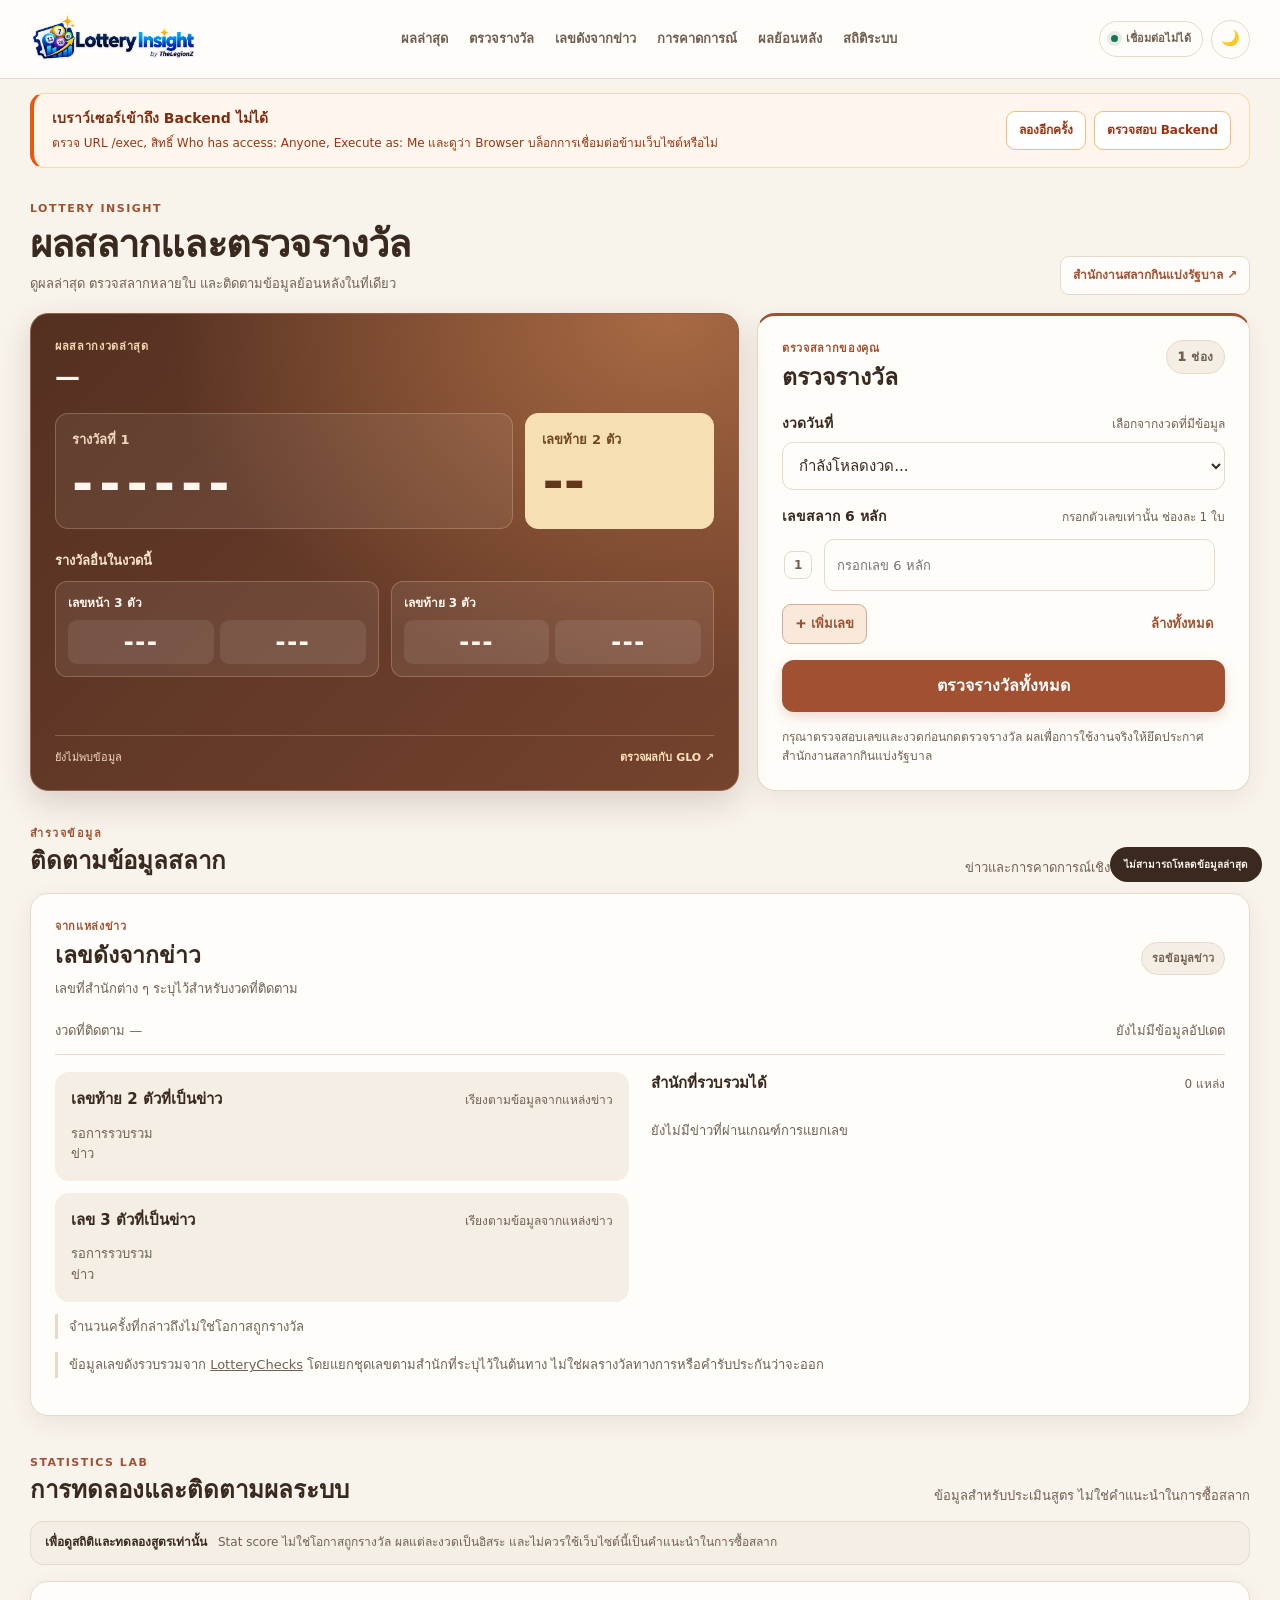
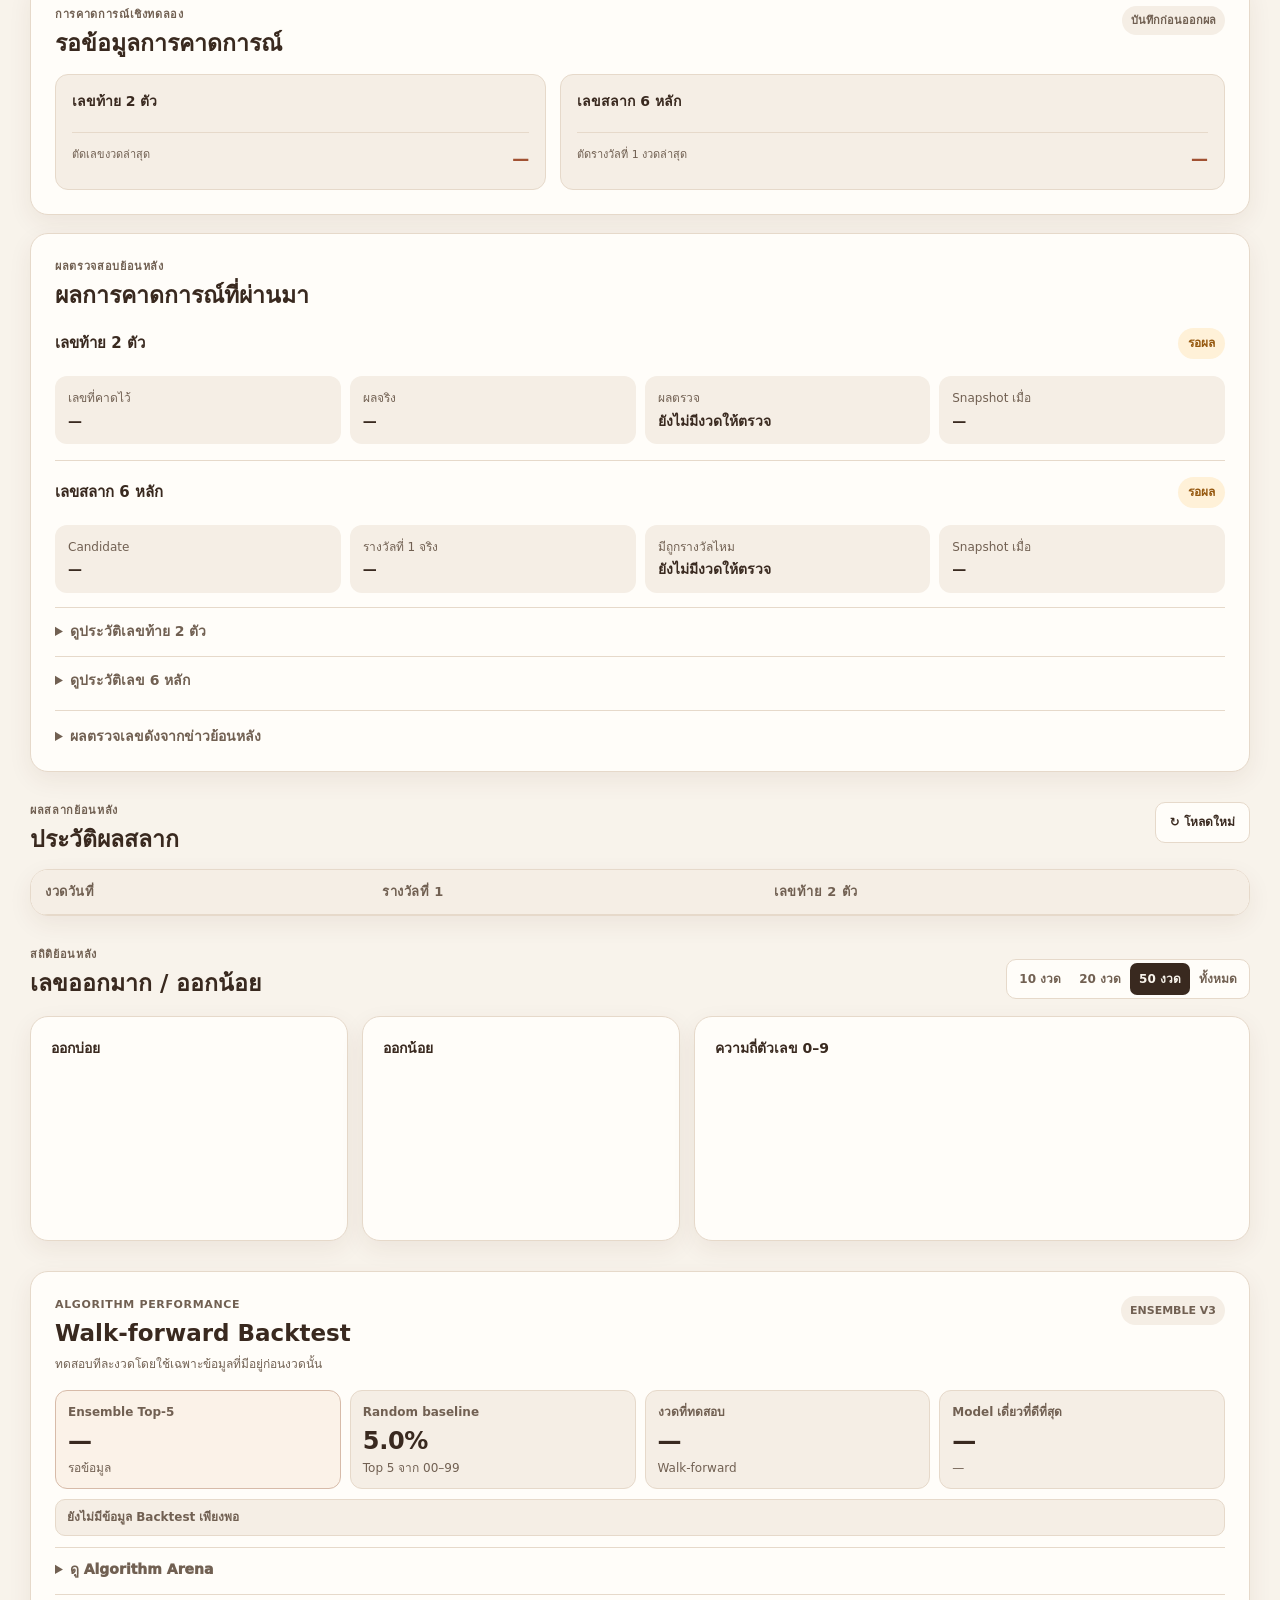
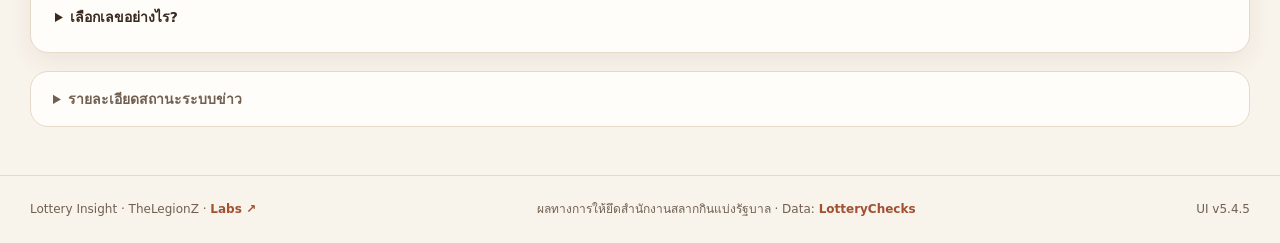
<file: index.html>
<!DOCTYPE html>

<html lang="th">
<head>
<meta charset="utf-8"/>
<meta content="width=device-width,initial-scale=1" name="viewport"/>
<meta content="สถิติผลสลากย้อนหลัง ตรวจรางวัล และบันทึกการคาดการณ์แบบตรวจสอบย้อนหลังได้" name="description"/>
<title>Lottery Insight · TheLegionZ</title>
<link href="style.css?v=5.4.1" rel="stylesheet"/>
<link href="assets/favicon.ico?v=5.4.1" rel="icon" sizes="any"/>
<link href="assets/favicon-32.png?v=5.4.1" rel="icon" sizes="32x32" type="image/png"/>
<link href="assets/favicon-192.png?v=5.4.1" rel="icon" sizes="192x192" type="image/png"/>
<link href="assets/apple-touch-icon.png?v=5.4.1" rel="apple-touch-icon" sizes="180x180"/>
</head>
<body>
<div aria-live="polite" class="page-loader" id="pageLoader">
<div class="loader-card">
<div class="loader-mark"><img alt="" aria-hidden="true" src="assets/favicon-192.png?v=5.4.1"/></div>
<div aria-hidden="true" class="loader-spinner"></div>
<strong>กำลังโหลด Lottery Insight</strong>
<span id="pageLoaderText">กำลังเชื่อมต่อข้อมูลล่าสุด...</span>
</div>
</div>
<header class="topbar">
<div class="container topbar-inner">
<a aria-label="Lottery Insight" class="brand brand-logo" href="#">
<img alt="Lottery Insight by TheLegionZ" src="assets/lottery-insight-logo.png?v=5.4.1"/>
</a>
<nav aria-label="เมนูหลัก" class="main-nav"><a href="#latest">ผลล่าสุด</a><a href="#check">ตรวจรางวัล</a><a href="#news">เลขดังจากข่าว</a><a href="#system">การคาดการณ์</a><a href="#history">ผลย้อนหลัง</a><a href="#algorithm">สถิติระบบ</a></nav><div class="header-actions">


<span class="status-pill" id="statusPill"><i></i><span id="statusText">กำลังโหลด</span></span>
<button aria-label="เปลี่ยน Theme" class="icon-btn" id="themeBtn">🌙</button>
</div>
</div>
</header>
<div class="connection-alert container" hidden="" id="connectionAlert" role="alert">
<div class="connection-alert-copy">
<strong id="connectionAlertTitle">เชื่อมต่อข้อมูลไม่ได้</strong>
<p id="connectionAlertText"></p>
</div>
<div class="connection-alert-actions">
<button id="retryConnectionBtn" type="button">ลองอีกครั้ง</button>
<a hidden="" href="#" id="connectionHealthLink" rel="noopener noreferrer" target="_blank">ตรวจสอบ Backend</a>
</div>
</div>
<main class="container"><div class="welcome" id="home"><div><p class="eyebrow">LOTTERY INSIGHT</p><h1>ผลสลากและตรวจรางวัล</h1><p>ดูผลล่าสุด ตรวจสลากหลายใบ และติดตามข้อมูลย้อนหลังในที่เดียว</p></div><a class="official-link" href="https://www.glo.or.th/mission/reward-payment/check-reward" rel="noopener noreferrer" target="_blank">สำนักงานสลากกินแบ่งรัฐบาล ↗</a></div><section aria-label="ผลล่าสุดและตรวจรางวัล" class="user-grid"><article class="card result-card" id="latest">
<div class="card-head">
<div>
<span class="label">ผลสลากงวดล่าสุด</span>
<h2 id="latestDate">—</h2>
</div>

</div>
<div class="result-grid">
<div>
<span>รางวัลที่ 1</span>
<strong id="firstPrize">------</strong>
</div>
<div class="last2-box">
<span>เลขท้าย 2 ตัว</span>
<strong id="last2">--</strong>
</div>
</div>
<div class="latest-prize-panel">
<div class="latest-prize-title">
<strong>รางวัลอื่นในงวดนี้</strong>

</div>
<div class="latest-prize-grid">
<div class="latest-prize-group">
<div class="latest-prize-label">
<span>เลขหน้า 3 ตัว</span>
<small id="front3Amount"></small>
</div>
<div class="latest-prize-numbers" id="front3Numbers">
<b>---</b><b>---</b>
</div>
</div>
<div class="latest-prize-group">
<div class="latest-prize-label">
<span>เลขท้าย 3 ตัว</span>
<small id="back3Amount"></small>
</div>
<div class="latest-prize-numbers" id="back3Numbers">
<b>---</b><b>---</b>
</div>
</div>
</div>
<div class="latest-prize-adjacent" hidden="" id="adjacentFirstGroup">
<div class="latest-prize-label">
<span>ข้างเคียงรางวัลที่ 1</span>
<small id="adjacentFirstAmount"></small>
</div>
<div class="latest-adjacent-numbers" id="adjacentFirstNumbers"></div>
</div>
</div>
<div class="result-footer">
<span id="lastSync">ยังไม่พบข้อมูล</span>
<a href="https://www.glo.or.th/" rel="noreferrer" target="_blank">ตรวจผลกับ GLO ↗</a>
</div>
</article><section class="card checker-card" id="check">
<div class="section-head checker-head">
<div>
<span class="label">ตรวจสลากของคุณ</span>
<h2>ตรวจรางวัล</h2>
</div>
<span class="batch-badge" id="ticketCount">1 ช่อง</span>
</div>
<div class="multi-check-layout textbox-layout"><div class="draw-check-panel compact-check-panel">
<label class="field-label" for="ticketDate">
<span>งวดวันที่</span>
<small>เลือกจากงวดที่มีข้อมูล</small>
</label>
<select class="draw-select" id="ticketDate">
<option value="">กำลังโหลดงวด...</option>
</select>

</div><div class="ticket-entry-panel">
<div class="field-label">
<span>เลขสลาก 6 หลัก</span>
<small>กรอกตัวเลขเท่านั้น ช่องละ 1 ใบ</small>
</div>
<div class="ticket-input-list" id="ticketInputs">
<div class="ticket-input-row" data-ticket-row="">
<span class="ticket-index">1</span>
<input aria-label="เลขสลากใบที่ 1" autocomplete="off" class="ticket-number-input" inputmode="numeric" maxlength="6" pattern="[0-9]*" placeholder="กรอกเลข 6 หลัก" type="text"/>
</div>
</div>
<div class="ticket-actions">
<button class="add-ticket-btn" id="addTicketBtn" type="button">+ เพิ่มเลข</button>
<button class="text-action" id="clearTicketsBtn" type="button">ล้างทั้งหมด</button>
</div>
</div><button class="primary-btn check-all-btn" id="checkPrizeBtn" type="button">
            ตรวจรางวัลทั้งหมด
          </button></div>
<p class="checker-note">
        กรุณาตรวจสอบเลขและงวดก่อนกดตรวจรางวัล ผลเพื่อการใช้งานจริงให้ยึดประกาศสำนักงานสลากกินแบ่งรัฐบาล
      </p>
</section></section><div class="section-intro" id="explore"><div><p class="eyebrow">สำรวจข้อมูล</p><h2>ติดตามข้อมูลสลาก</h2></div><p>ข่าวและการคาดการณ์เชิงทดลอง พร้อมผลย้อนหลัง</p></div><section aria-labelledby="newsTitle" class="card news-card" id="news">
<div class="section-head news-head">
<div>
<span class="label">จากแหล่งข่าว</span>
<h2 id="newsTitle">เลขดังจากข่าว</h2>
<p class="news-intro">เลขที่สำนักต่าง ๆ ระบุไว้สำหรับงวดที่ติดตาม</p>
</div>
<span class="news-status" id="newsStatus">รอข้อมูลข่าว</span>
</div>
<div class="news-meta">
<span id="newsPeriod">งวดที่ติดตาม —</span>
<span id="newsLastSync">ยังไม่มีข้อมูลอัปเดต</span>
</div>
<div class="news-layout">
<div class="news-trends">
<div class="news-trend-panel">
<div class="news-subhead"><strong>เลขท้าย 2 ตัวที่เป็นข่าว</strong><small>เรียงตามข้อมูลจากแหล่งข่าว</small></div>
<div aria-live="polite" class="news-chips" id="newsTop2"><span class="news-empty">รอการรวบรวมข่าว</span></div>
</div>
<div class="news-trend-panel">
<div class="news-subhead"><strong>เลข 3 ตัวที่เป็นข่าว</strong><small>เรียงตามข้อมูลจากแหล่งข่าว</small></div>
<div class="news-chips" id="newsTop3"><span class="news-empty">รอการรวบรวมข่าว</span></div>
</div>

<div class="news-disclaimer">จำนวนครั้งที่กล่าวถึงไม่ใช่โอกาสถูกรางวัล</div>
</div>
<div class="news-source-panel">
<div class="news-subhead"><strong>สำนักที่รวบรวมได้</strong><small id="newsArticleCount">0 แหล่ง</small></div>

<div class="news-articles" id="newsArticles"><p class="news-empty">ยังไม่มีข่าวที่ผ่านเกณฑ์การแยกเลข</p></div>
</div>
</div>
<p class="news-disclaimer">ข้อมูลเลขดังรวบรวมจาก <a href="https://lotterychecks.com/lucky-picks" rel="noopener noreferrer" target="_blank">LotteryChecks</a> โดยแยกชุดเลขตามสำนักที่ระบุไว้ในต้นทาง ไม่ใช่ผลรางวัลทางการหรือคำรับประกันว่าจะออก</p>

</section><div class="section-intro technical-intro" id="system"><div><p class="eyebrow">STATISTICS LAB</p><h2>การทดลองและติดตามผลระบบ</h2></div><p>ข้อมูลสำหรับประเมินสูตร ไม่ใช่คำแนะนำในการซื้อสลาก</p></div><section class="warning">
<strong>เพื่อดูสถิติและทดลองสูตรเท่านั้น</strong>
<span>Stat score ไม่ใช่โอกาสถูกรางวัล ผลแต่ละงวดเป็นอิสระ และไม่ควรใช้เว็บไซต์นี้เป็นคำแนะนำในการซื้อสลาก</span>
</section><article class="card prediction-card" id="prediction">
<div class="card-head">
<div>
<span class="label">การคาดการณ์เชิงทดลอง</span>
<h2 id="predictionSub">รอข้อมูลการคาดการณ์</h2>
</div>
<span class="snapshot-badge">บันทึกก่อนออกผล</span>
</div>



<div class="prediction-columns"><div class="prediction-block">
<div class="prediction-block-head">
<strong>เลขท้าย 2 ตัว</strong>
</div>
<div class="candidate-list" id="candidateList"></div>
<div class="exclude-note">
<span>ตัดเลขงวดล่าสุด</span>
<strong id="excludedLast2">—</strong>
</div>
</div><div class="prediction-block six-block">
<div class="prediction-block-head">
<strong>เลขสลาก 6 หลัก</strong>
</div>
<div class="candidate6-list" id="candidate6List"></div>
<div class="exclude-note">
<span>ตัดรางวัลที่ 1 งวดล่าสุด</span>
<strong id="excludedFirstPrize">—</strong>
</div>
</div></div><div class="news-overlap" hidden="" id="newsOverlap"></div></article><section class="card audit-card" id="audit">
<div class="section-head">
<div>
<span class="label">ผลตรวจสอบย้อนหลัง</span>
<h2>ผลการคาดการณ์ที่ผ่านมา</h2>
</div>
</div>
<div class="audit-subsection">
<div class="audit-subhead">
<strong>เลขท้าย 2 ตัว</strong>
<span class="audit-badge pending" id="auditBadge">รอผล</span>
</div>
<div class="audit-grid">
<div><span>เลขที่คาดไว้</span><strong id="auditCandidates">—</strong></div>
<div><span>ผลจริง</span><strong id="auditActual">—</strong></div>
<div><span>ผลตรวจ</span><strong id="auditResult">ยังไม่มีงวดให้ตรวจ</strong></div>
<div><span>Snapshot เมื่อ</span><strong id="auditCreated">—</strong></div>
</div>
<div class="repeat-alert" hidden="" id="repeatExplanation">
<strong>งวดนี้ออกซ้ำเลขเดิมจากงวดก่อน</strong>
<span>ตามกติกาที่ตั้งไว้ ระบบตัดเลขงวดล่าสุดออก จึงไม่มีทางเลือกเลขนี้เป็น Candidate ในรอบดังกล่าว</span>
</div>
</div>
<div class="audit-subsection audit-six">
<div class="audit-subhead">
<strong>เลขสลาก 6 หลัก</strong>
<span class="audit-badge pending" id="audit6Badge">รอผล</span>
</div>
<div class="audit-grid">
<div><span>Candidate</span><strong id="audit6Candidates">—</strong></div>
<div><span>รางวัลที่ 1 จริง</span><strong id="audit6Actual">—</strong></div>
<div><span>มีถูกรางวัลไหม</span><strong id="audit6Result">ยังไม่มีงวดให้ตรวจ</strong></div>
<div><span>Snapshot เมื่อ</span><strong id="audit6Created">—</strong></div>
</div>
</div>
<details>
<summary>ดูประวัติเลขท้าย 2 ตัว</summary>
<div class="table-wrap">
<table>
<thead>
<tr><th>งวดที่ตรวจ</th><th>คาดไว้</th><th>เลขจริง</th><th>ผล</th><th>หมายเหตุ</th></tr>
</thead>
<tbody id="auditHistory"></tbody>
</table>
</div>
</details>
<details>
<summary>ดูประวัติเลข 6 หลัก</summary>
<div class="table-wrap">
<table>
<thead>
<tr><th>งวดที่ตรวจ</th><th>Candidate</th><th>รางวัลที่ 1</th><th>ผลตรวจ Candidate</th><th>สถานะ</th></tr>
</thead>
<tbody id="audit6History"></tbody>
</table>
</div>
</details>
<details class="news-audit-details">
<summary>ผลตรวจเลขดังจากข่าวย้อนหลัง</summary>
<div class="table-wrap">
<table>
<thead><tr><th>งวดที่ตรวจ</th><th>เลข 2 ตัวจากข่าว</th><th>ผลจริง</th><th>ผลตรวจ 2 ตัว</th><th>ตรวจเลข 3 ตัว</th></tr></thead>
<tbody id="newsAuditHistory"><tr><td colspan="5">ยังไม่มี Snapshot ที่ตรวจผลแล้ว</td></tr></tbody>
</table>
</div>
</details></section><section class="section" id="history">
<div class="section-head">
<div>
<span class="label">ผลสลากย้อนหลัง</span>
<h2>ประวัติผลสลาก <small class="history-count" id="historyCount"></small></h2>
</div>
<button class="secondary-btn" id="reloadBtn">↻ โหลดใหม่</button>
</div>
<div class="table-wrap card history-card">
<table>
<thead><tr><th>งวดวันที่</th><th>รางวัลที่ 1</th><th>เลขท้าย 2 ตัว</th></tr></thead>
<tbody id="historyBody"></tbody>
</table>
</div>
</section><section class="section" id="statistics">
<div class="section-head responsive-head">
<div>
<span class="label">สถิติย้อนหลัง</span>
<h2>เลขออกมาก / ออกน้อย</h2>
</div>
<div class="tabs" id="rangeTabs">
<button data-range="10">10 งวด</button>
<button data-range="20">20 งวด</button>
<button class="active" data-range="50">50 งวด</button>
<button data-range="all">ทั้งหมด</button>
</div>
</div>
<div class="stats-grid">
<article class="card stat-card">
<span class="mini-title">ออกบ่อย</span>
<div class="number-chips" id="hotNumbers"></div>
</article>
<article class="card stat-card">
<span class="mini-title">ออกน้อย</span>
<div class="number-chips" id="coldNumbers"></div>
</article>
<article class="card stat-card chart-card">
<span class="mini-title">ความถี่ตัวเลข 0–9</span>
<div class="digit-chart" id="digitChart"></div>
</article>
</div>
</section><section class="card algorithm-card" id="algorithm">
<div class="section-head algorithm-head">
<div>
<span class="label">Algorithm Performance</span>
<h2>Walk-forward Backtest</h2>
<p class="algorithm-subtitle">ทดสอบทีละงวดโดยใช้เฉพาะข้อมูลที่มีอยู่ก่อนงวดนั้น</p>
</div>
<span class="snapshot-badge" id="algoVersionBadge">ENSEMBLE V3</span>
</div>
<div class="algorithm-kpis">
<div class="algorithm-kpi primary">
<span>Ensemble Top-5</span>
<strong id="algoEnsembleRate">—</strong>
<small id="algoEnsembleHits">รอข้อมูล</small>
</div>
<div class="algorithm-kpi">
<span>Random baseline</span>
<strong id="algoBaseline">5.0%</strong>
<small>Top 5 จาก 00–99</small>
</div>
<div class="algorithm-kpi">
<span>งวดที่ทดสอบ</span>
<strong id="algoTests">—</strong>
<small>Walk-forward</small>
</div>
<div class="algorithm-kpi">
<span>Model เดี่ยวที่ดีที่สุด</span>
<strong id="algoBestModel">—</strong>
<small id="algoBestRate">—</small>
</div>
</div>
<div class="algorithm-edge neutral" id="algoEdgeNote">ยังไม่มีข้อมูล Backtest เพียงพอ</div>
<details class="algorithm-details">
<summary>ดู Algorithm Arena</summary>
<div class="table-wrap algorithm-table-wrap">
<table>
<thead><tr><th>Model</th><th>Top-5 Hit</th><th>Hit rate</th><th>น้ำหนักงวดหน้า</th></tr></thead>
<tbody id="algoModelBody"><tr><td colspan="4">รอข้อมูล</td></tr></tbody>
</table>
</div>
<p class="algorithm-footnote">น้ำหนักถูกปรับแบบ conservative และมี prior ใกล้ baseline เพื่อลดการไล่ตามผลชนะระยะสั้น</p>
</details>
<details class="logic-details">
<summary>เลือกเลขอย่างไร?</summary>
<div class="logic-two-col">
<div>
<b>2 ตัว</b>
<span>หลายโมเดลทดสอบย้อนหลังแบบไม่เห็นอนาคต แล้วรวมคะแนนเป็น Ensemble สำหรับงวดถัดไป</span>
</div>
<div>
<b>6 หลัก</b>
<span>ตำแหน่ง 6 หลัก + คู่เลขติดกัน + หน้า 3 + ท้าย 3 + ท้าย 2 แล้ว Diversity re-ranking</span>
</div>
</div>
<p>
            ใช้ข้อมูลย้อนหลังที่มีในระบบแบบ Walk-forward โดยแต่ละงวดใช้เฉพาะข้อมูลก่อนหน้านั้น
            ไม่มี Random และคัด Top 5 แบบกระจายความซ้ำ ทั้งเลข 2 ตัวและ 6 หลัก ก่อน Lock Snapshot รอผล
            <b>Stat score เป็นคะแนนจัดอันดับ ไม่ใช่ Probability</b>
</p>
</details></section><details class="system-diagnostics card"><summary>รายละเอียดสถานะระบบข่าว</summary><div class="news-diagnostics" hidden="" id="newsDiagnostics"></div><p>ตรวจสอบการเชื่อมต่อและสถานะการอัปเดตจากข้อมูลที่ระบบส่งกลับ</p></details></main>
<footer>
<div class="container footer-inner">
<span>Lottery Insight · TheLegionZ <span aria-hidden="true">·</span> <a href="labs/index.html" aria-label="เปิด Lottery Insight Labs">Labs ↗</a></span>
<span>ผลทางการให้ยึดสำนักงานสลากกินแบ่งรัฐบาล · Data: <a href="https://lotterychecks.com/" rel="noreferrer" target="_blank">LotteryChecks</a></span>
<span class="site-version">UI v5.4.5</span></div>
</footer>
<div class="result-modal-backdrop" hidden="" id="resultModal">
<div aria-labelledby="resultModalTitle" aria-modal="true" class="result-modal-card" id="resultModalCard" role="dialog">
<div aria-hidden="true" class="result-motion" id="resultMotion"></div>
<div class="result-modal-icon" id="resultModalIcon">✓</div>
<span class="result-modal-eyebrow" id="resultModalEyebrow">ผลการตรวจรางวัล</span>
<h2 id="resultModalTitle">ผลการตรวจรางวัล</h2>
<p class="result-modal-ticket" id="resultModalTicket"></p>
<div class="result-modal-body" id="resultModalBody"></div>
<button class="primary-btn result-modal-ok" id="resultModalOk">ปิดหน้าต่าง</button>
</div>
</div>
<div class="toast" id="toast"></div>
<script src="config.js?v=5.4.1"></script>
<script src="script.js?v=5.4.1"></script>
</body>
</html>
</file>
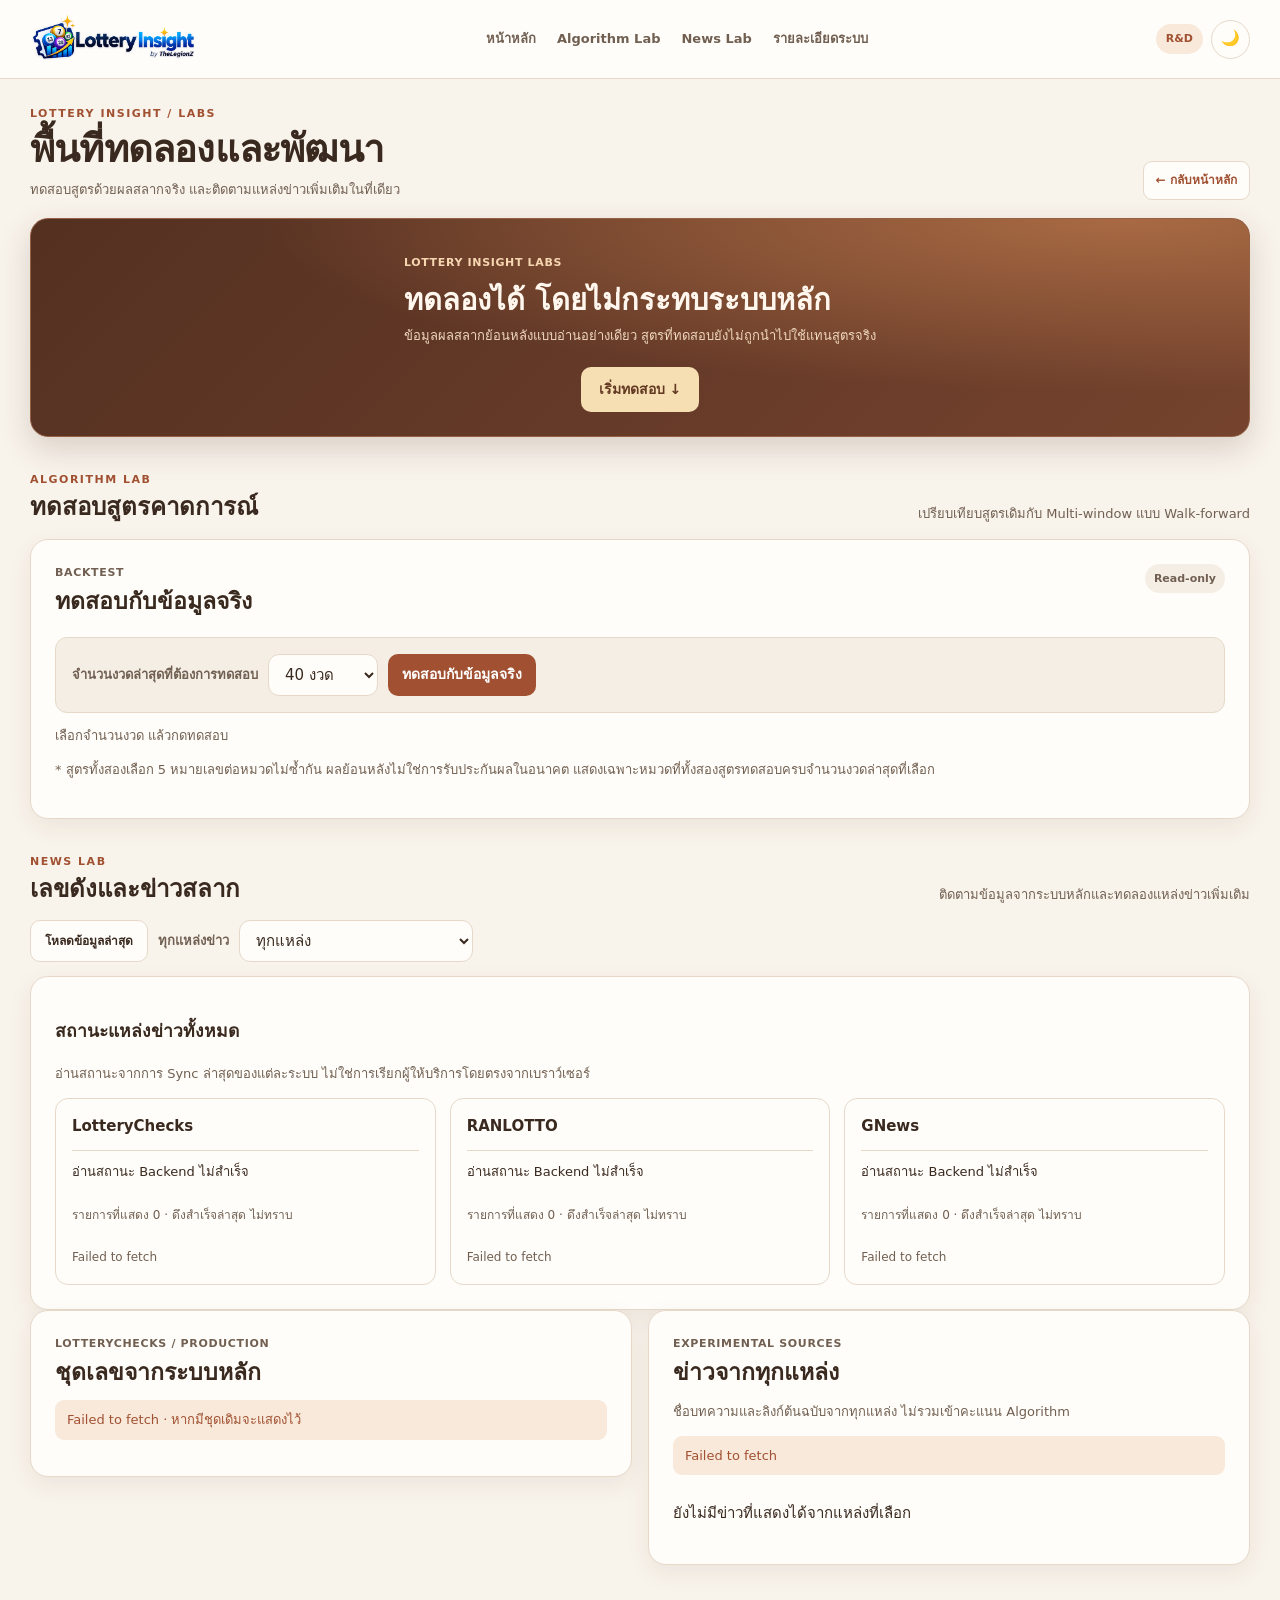
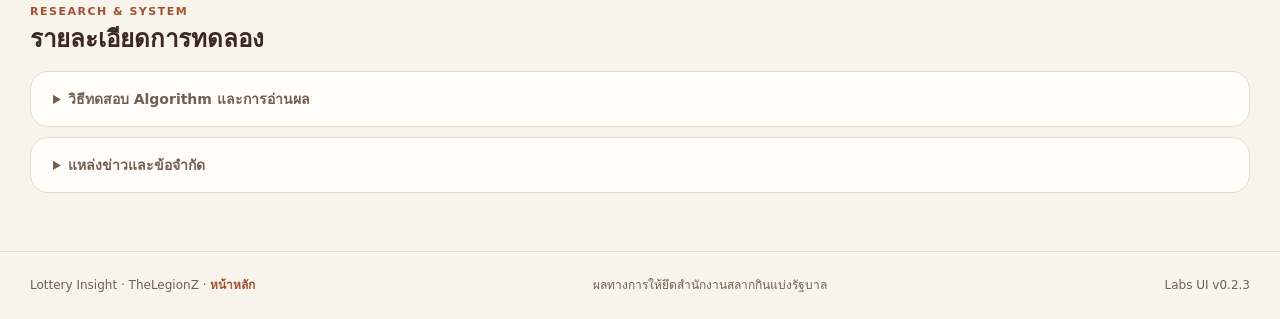
<file: labs/index.html>
<!DOCTYPE html>
<html lang="th">
<head>
  <meta charset="utf-8">
  <meta name="viewport" content="width=device-width,initial-scale=1">
  <meta name="description" content="พื้นที่ทดลองสูตรสถิติผลสลากและติดตามแหล่งข่าวแยกจากระบบหลัก">
  <title>Lottery Insight Labs · TheLegionZ</title>
  <link href="../assets/favicon.ico?v=5.4.1" rel="icon" sizes="any">
  <link href="../assets/favicon-32.png?v=5.4.1" rel="icon" sizes="32x32" type="image/png">
  <link href="../assets/apple-touch-icon.png?v=5.4.1" rel="apple-touch-icon">
  <link href="../style.css?v=5.4.1" rel="stylesheet">
  <link href="labs.css?v=0.2.3" rel="stylesheet">
  <script src="theme.js?v=0.2.0"></script>
</head>
<body class="labs-page">
<header class="topbar">
  <div class="container topbar-inner">
    <a class="brand brand-logo" href="../index.html" aria-label="Lottery Insight — กลับหน้าหลัก"><img src="../assets/lottery-insight-logo.png?v=5.4.1" alt="Lottery Insight by TheLegionZ"></a>
    <nav class="main-nav" aria-label="เมนู Labs"><a href="../index.html">หน้าหลัก</a><a href="#algorithm">Algorithm Lab</a><a href="#news">News Lab</a><a href="#details">รายละเอียดระบบ</a></nav>
    <div class="header-actions"><span class="labs-tag">R&amp;D</span><button type="button" class="icon-btn" id="themeBtn" aria-label="เปลี่ยน Theme">🌙</button></div>
  </div>
</header>
<main class="container">
  <div class="welcome" id="home"><div><p class="eyebrow">LOTTERY INSIGHT / LABS</p><h1>พื้นที่ทดลองและพัฒนา</h1><p>ทดสอบสูตรด้วยผลสลากจริง และติดตามแหล่งข่าวเพิ่มเติมในที่เดียว</p></div><a class="official-link" href="../index.html">← กลับหน้าหลัก</a></div>
  <section class="card result-card labs-banner" aria-label="พื้นที่ทดลอง">
    <div><p class="label">LOTTERY INSIGHT LABS</p><h2>ทดลองได้ โดยไม่กระทบระบบหลัก</h2><p>ข้อมูลผลสลากย้อนหลังแบบอ่านอย่างเดียว สูตรที่ทดสอบยังไม่ถูกนำไปใช้แทนสูตรจริง</p></div>
    <a class="labs-banner-link" href="#algorithm">เริ่มทดสอบ ↓</a>
  </section>
  <section id="algorithm" aria-labelledby="algorithmTitle">
    <div class="section-intro"><div><p class="eyebrow">ALGORITHM LAB</p><h2 id="algorithmTitle">ทดสอบสูตรคาดการณ์</h2></div><p>เปรียบเทียบสูตรเดิมกับ Multi-window แบบ Walk-forward</p></div>
    <article class="card labs-card">
      <div class="card-head"><div><span class="label">BACKTEST</span><h2>ทดสอบกับข้อมูลจริง</h2></div><span class="snapshot-badge">Read-only</span></div>
      <div class="labs-toolbar labs-test-controls"><label for="limit">จำนวนงวดล่าสุดที่ต้องการทดสอบ</label><select id="limit" class="draw-select"><option value="20">20 งวด</option><option value="40" selected>40 งวด</option><option value="60">60 งวด</option></select><button class="primary-btn" type="button" id="run">ทดสอบกับข้อมูลจริง</button></div>
      <p class="status" id="status" role="status">เลือกจำนวนงวด แล้วกดทดสอบ</p>
      <p class="labs-muted" id="summary"></p>
      <div class="labs-results" id="resultOverview" hidden aria-live="polite"></div>
      <section class="labs-comparison" id="comparison" hidden aria-labelledby="comparisonTitle"><div class="labs-comparison-head"><div><h3 id="comparisonTitle">อ่านผลทดสอบอย่างไร?</h3><p class="labs-muted">อัตรางวดที่ตรงรางวัล · เปรียบเทียบสูตรในแต่ละหมวด</p></div></div><div id="comparisonCards" class="labs-comparison-grid"></div><p class="labs-muted labs-comparison-note">กราฟแต่ละหมวดใช้สเกลร่วมกันภายในหมวดนั้น (อาจต่างกันระหว่างหมวด) · Baseline คือโอกาสตามทฤษฎีเมื่อสุ่ม 5 หมายเลขไม่ซ้ำ ไม่ใช่ผลทดลองสุ่มจริง</p></section>
      <div id="resultTable" hidden class="table-wrap labs-table" tabindex="0" role="region" aria-label="ตารางเปรียบเทียบผลทดสอบ เลื่อนแนวนอนได้"><table><thead><tr><th scope="col">หมวดรางวัล</th><th scope="col">สูตรเดิม / อ้างอิง</th><th scope="col">Multi-window Lab</th><th scope="col">Baseline สุ่ม*</th></tr></thead><tbody id="results"></tbody></table></div>
      <p class="labs-muted">* สูตรทั้งสองเลือก 5 หมายเลขต่อหมวดไม่ซ้ำกัน ผลย้อนหลังไม่ใช่การรับประกันผลในอนาคต แสดงเฉพาะหมวดที่ทั้งสองสูตรทดสอบครบจำนวนงวดล่าสุดที่เลือก</p>
    </article>
  </section>
  <section id="news" aria-labelledby="newsTitle">
    <div class="section-intro"><div><p class="eyebrow">NEWS LAB</p><h2 id="newsTitle">เลขดังและข่าวสลาก</h2></div><p>ติดตามข้อมูลจากระบบหลักและทดลองแหล่งข่าวเพิ่มเติม</p></div>
    <div class="labs-toolbar labs-news-toolbar"><button type="button" class="secondary-btn" id="refresh">โหลดข้อมูลล่าสุด</button><label for="filter">ทุกแหล่งข่าว</label><select class="draw-select" id="filter"><option value="all">ทุกแหล่ง</option><option value="LotteryChecks">LotteryChecks (ระบบหลัก)</option><option value="RANLOTTO">RANLOTTO</option><option value="GNews">GNews</option></select></div>
    <article class="card labs-card"><h3>สถานะแหล่งข่าวทั้งหมด</h3><p class="labs-muted">อ่านสถานะจากการ Sync ล่าสุดของแต่ละระบบ ไม่ใช่การเรียกผู้ให้บริการโดยตรงจากเบราว์เซอร์</p><div id="sourceCards" class="labs-comparison-grid" aria-live="polite"></div></article>
    <div class="labs-news-grid">
      <article class="card labs-card"><div class="card-head"><div><span class="label">LOTTERYCHECKS / PRODUCTION</span><h2>ชุดเลขจากระบบหลัก</h2></div></div><p class="status" id="mainStatus" role="status">กำลังอ่านข้อมูลจากระบบหลัก…</p><div id="picks"></div></article>
      <article class="card labs-card"><div class="card-head"><div><span class="label">EXPERIMENTAL SOURCES</span><h2>ข่าวจากทุกแหล่ง</h2></div></div><p class="labs-muted">ชื่อบทความและลิงก์ต้นฉบับจากทุกแหล่ง ไม่รวมเข้าคะแนน Algorithm</p><div class="status" id="providerStatus" role="status">กำลังโหลด…</div><div class="labs-articles" id="articles"><p class="labs-muted">รอการเชื่อมต่อ</p></div></article>
    </div>
  </section>
  <section id="details" aria-labelledby="detailsTitle"><div class="section-intro technical-intro"><div><p class="eyebrow">RESEARCH &amp; SYSTEM</p><h2 id="detailsTitle">รายละเอียดการทดลอง</h2></div></div>
    <details class="card system-diagnostics labs-details"><summary>วิธีทดสอบ Algorithm และการอ่านผล</summary><p>สูตรทดลองใช้หน้าต่างย้อนหลัง 12, 30 และ 80 งวด ผสมความถี่เลขเต็มกับโมเดลรายตำแหน่งแบบ smoothing โดยน้ำหนักกำหนดไว้ล่วงหน้า สำหรับเลข 6 หลักมีเงื่อนไขกระจายเลขหน้า 3 ตัว และท้าย 2 ตัวไม่ซ้ำกัน</p><p>เปรียบเทียบกับ Production v3 (2 ตัว) และ v2 (6 หลัก) ส่วน 3 ตัวใช้สูตรความถี่เป็นตัวอ้างอิง การทดสอบใช้เฉพาะข้อมูลก่อนงวดเป้าหมาย ไม่ใช่ Snapshot ที่เคยประกาศจริง</p><p>ตัวอย่างการอ่านผล 1 / 40 หมายถึงตรงรางวัลอย่างน้อยหนึ่งหมายเลขใน 1 จาก 40 งวด ไม่ใช่จำนวนใบที่ถูก รางวัลที่ 1 นับเลขเต็มตรงกันเท่านั้น ส่วนแถวทุกรางวัลนับงวดที่ข้อมูลครบ 9 ประเภท</p><p>Baseline สุ่มของเลขหน้า/ท้าย 3 ตัวใช้สมมติฐานหมายเลขรางวัลสองชุดต่างกัน ไม่ได้ประเมิน Baseline รวมทุกรางวัลในรุ่นนี้ ผลทดสอบที่มากกว่าหรือน้อยกว่าไม่ได้พิสูจน์ความแม่นยำในอนาคต</p></details>
    <details class="card system-diagnostics labs-details"><summary>แหล่งข่าวและข้อจำกัด</summary><p><a href="https://lotterychecks.com/" target="_blank" rel="noopener noreferrer">LotteryChecks</a> · <a href="https://www.ranlotto.com/api-docs" target="_blank" rel="noopener noreferrer">RANLOTTO</a> · <a href="https://gnews.io/" target="_blank" rel="noopener noreferrer">GNews</a></p><p>แหล่งข่าวเพิ่มเติมยังอยู่ระหว่างการทดลอง หากไม่มีข่าว ระบบจะแสดงตามจริง ไม่เติมข้อมูลจำลอง โปรดตรวจต้นฉบับและวันที่ของข่าวก่อนนำไปใช้</p><p>ระบบ Labs แยก Apps Script และ Google Sheet จาก Production โดยอ่านผลสลากย้อนหลังผ่าน API เท่านั้น ไม่บันทึกเลขทดลองลง Snapshot จริง</p></details>
  </section>
</main>
<footer><div class="container footer-inner"><span>Lottery Insight · TheLegionZ · <a href="../index.html">หน้าหลัก</a></span><span>ผลทางการให้ยึดสำนักงานสลากกินแบ่งรัฐบาล</span><span class="site-version">Labs UI v0.2.3</span></div></footer>
<script src="../config.js"></script>
<script src="labs-config.js"></script>
<script src="common.js?v=0.2.0"></script>
<script src="algorithm.js?v=0.2.3"></script>
<script src="news.js?v=0.2.2"></script>
</body>
</html>
</file>
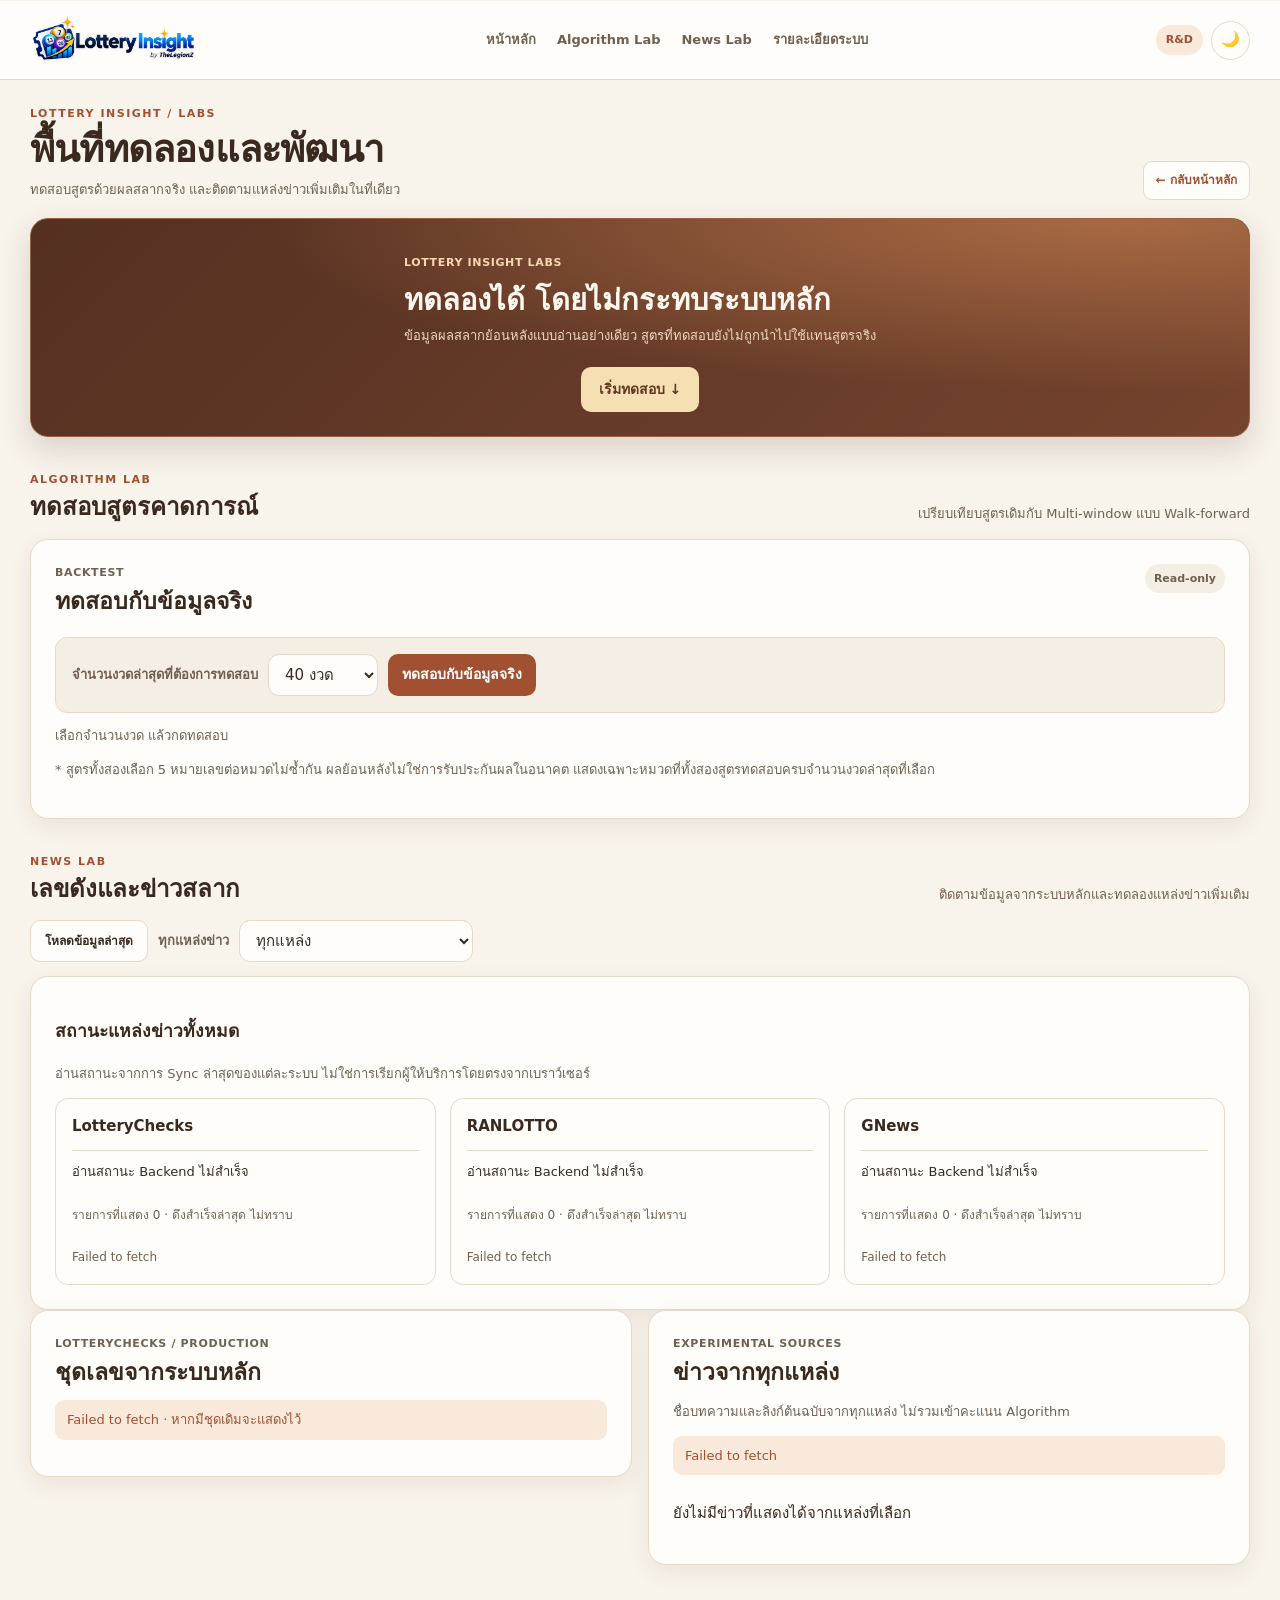
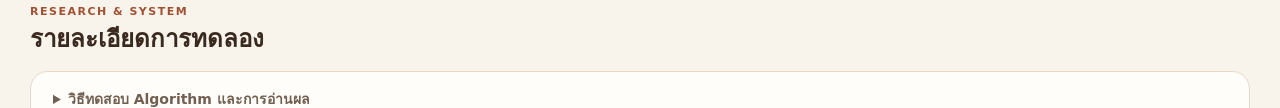
<file: labs/algorithm.html>
<!doctype html><html lang="th"><head><meta charset="utf-8"><meta name="viewport" content="width=device-width,initial-scale=1"><title>Algorithm Lab · Lottery Insight Labs</title><meta http-equiv="refresh" content="0;url=index.html#algorithm"><link href="../style.css?v=5.4.1" rel="stylesheet"></head><body><main class="container"><p>หน้านี้ย้ายไปอยู่ใน Lottery Insight Labs แล้ว</p><a href="index.html#algorithm">เปิด Algorithm Lab</a></main></body></html>
</file>
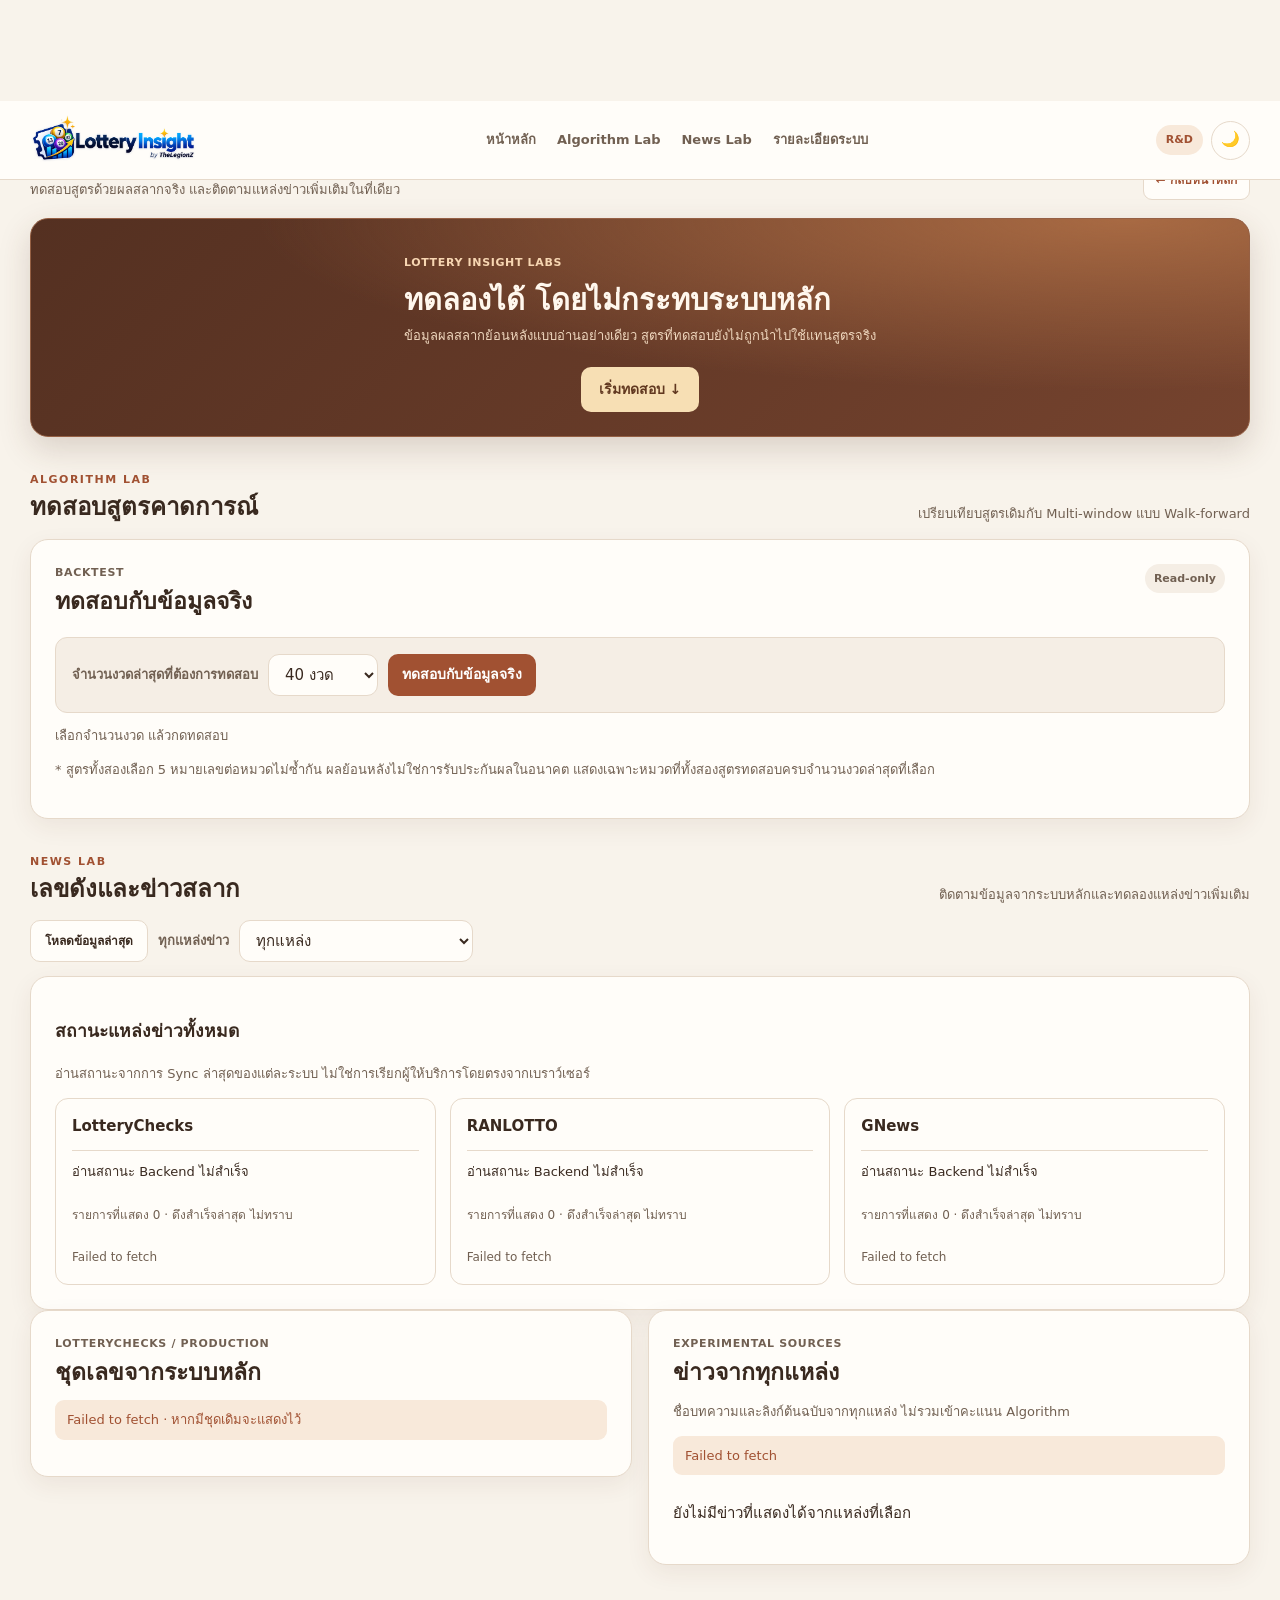
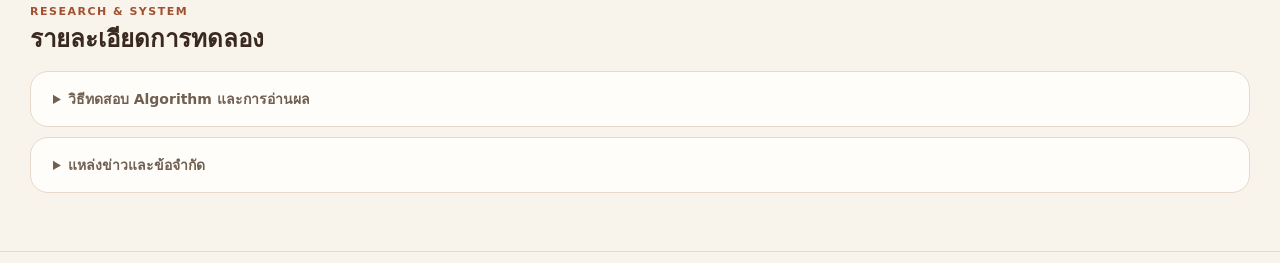
<file: labs/news.html>
<!doctype html><html lang="th"><head><meta charset="utf-8"><meta name="viewport" content="width=device-width,initial-scale=1"><title>News Lab · Lottery Insight Labs</title><meta http-equiv="refresh" content="0;url=index.html#news"><link href="../style.css?v=5.4.1" rel="stylesheet"></head><body><main class="container"><p>หน้านี้ย้ายไปอยู่ใน Lottery Insight Labs แล้ว</p><a href="index.html#news">เปิด News Lab</a></main></body></html>
</file>
<file: style.css>
:root {
  --bg: #f5f7fa;
  --surface: #ffffff;
  --surface-soft: #f0f3f7;
  --text: #171a21;
  --muted: #6f7785;
  --line: #e1e6ed;
  --accent: #d9364f;
  --accent-strong: #b9253c;
  --accent-soft: #fff0f3;
  --green: #18865b;
  --green-soft: #e9f8f1;
  --amber: #a9660b;
  --amber-soft: #fff5df;
  --shadow: 0 14px 38px rgba(24, 34, 50, .07);
}

body.dark {
  --bg: #10141b;
  --surface: #171d26;
  --surface-soft: #202833;
  --text: #f1f4f8;
  --muted: #9aa6b6;
  --line: #2b3542;
  --accent: #ff6079;
  --accent-strong: #ff8396;
  --accent-soft: #352028;
  --green: #4bcf94;
  --green-soft: #183529;
  --amber: #e0a64c;
  --amber-soft: #372b18;
  --shadow: 0 16px 42px rgba(0, 0, 0, .25);
}

* { box-sizing: border-box; }
html { scroll-behavior: smooth; }
body {
  margin: 0;
  background: var(--bg);
  color: var(--text);
  font-family: Inter, "Segoe UI", system-ui, -apple-system, BlinkMacSystemFont, sans-serif;
  -webkit-font-smoothing: antialiased;
}
button, input, select { font: inherit; }
button { cursor: pointer; }
a { color: inherit; }

.container {
  width: min(1120px, calc(100% - 34px));
  margin-inline: auto;
}

.topbar {
  position: sticky;
  top: 0;
  z-index: 50;
  background: color-mix(in srgb, var(--bg) 88%, transparent);
  backdrop-filter: blur(16px);
  border-bottom: 1px solid var(--line);
}
.topbar-inner {
  min-height: 70px;
  display: flex;
  align-items: center;
  justify-content: space-between;
  gap: 18px;
}
.brand {
  display: flex;
  align-items: center;
  gap: 10px;
  text-decoration: none;
}
.brand-mark {
  width: 40px;
  height: 40px;
  display: grid;
  place-items: center;
  border-radius: 12px;
  background: var(--accent);
  color: #fff;
  font-weight: 950;
  box-shadow: 0 8px 18px color-mix(in srgb, var(--accent) 25%, transparent);
}
.brand strong, .brand small { display: block; }
.brand strong { font-size: 14px; }
.brand small { margin-top: 2px; color: var(--muted); font-size: 10px; }
.header-actions { display: flex; align-items: center; gap: 8px; }
.nav-link {
  color: var(--muted);
  text-decoration: none;
  font-size: 11px;
  font-weight: 850;
  padding: 8px 10px;
  border-radius: 9px;
}
.nav-link:hover { color: var(--accent); background: var(--surface-soft); }
.icon-btn {
  width: 39px;
  height: 39px;
  display: grid;
  place-items: center;
  border: 1px solid var(--line);
  border-radius: 50%;
  background: var(--surface);
  color: var(--text);
}
.status-pill {
  display: flex;
  align-items: center;
  gap: 8px;
  border: 1px solid var(--line);
  border-radius: 999px;
  background: var(--surface);
  color: var(--muted);
  padding: 8px 11px;
  font-size: 10px;
  font-weight: 800;
}
.status-pill i {
  width: 7px;
  height: 7px;
  border-radius: 50%;
  background: var(--green);
  box-shadow: 0 0 0 4px color-mix(in srgb, var(--green) 12%, transparent);
}

main { padding-top: 20px; padding-bottom: 64px; }
.warning {
  display: flex;
  align-items: flex-start;
  gap: 11px;
  margin-bottom: 16px;
  padding: 11px 14px;
  border: 1px solid color-mix(in srgb, var(--accent) 20%, var(--line));
  border-radius: 13px;
  background: var(--accent-soft);
  font-size: 11px;
  line-height: 1.6;
}
.warning strong { color: var(--accent); white-space: nowrap; }
.warning span { color: var(--muted); }

.card {
  background: var(--surface);
  border: 1px solid var(--line);
  border-radius: 18px;
  box-shadow: var(--shadow);
}
.hero-grid {
  display: grid;
  grid-template-columns: 1.05fr .95fr;
  gap: 15px;
}
.result-card, .prediction-card, .audit-card, .checker-card { padding: 21px; }
.card-head, .section-head {
  display: flex;
  align-items: flex-start;
  justify-content: space-between;
  gap: 14px;
}
.label {
  display: block;
  color: var(--muted);
  font-size: 9px;
  font-weight: 950;
  letter-spacing: 1.25px;
  text-transform: uppercase;
}
.card-head h1, .card-head h2, .section-head h2 { margin: 6px 0 0; }
.card-head h1 { font-size: 24px; line-height: 1.2; }
.card-head h2, .section-head h2 { font-size: 23px; line-height: 1.2; }
.live-badge, .snapshot-badge, .privacy-badge {
  flex: 0 0 auto;
  padding: 6px 9px;
  border-radius: 999px;
  font-size: 9px;
  font-weight: 900;
  white-space: nowrap;
}
.live-badge, .privacy-badge { background: var(--green-soft); color: var(--green); }
.snapshot-badge { background: var(--surface-soft); color: var(--muted); }

.result-grid {
  display: grid;
  grid-template-columns: 1.4fr .6fr;
  gap: 10px;
  margin: 22px 0 17px;
}
.result-grid > div {
  min-width: 0;
  padding: 16px;
  border-radius: 14px;
  background: var(--surface-soft);
}
.result-grid span { display: block; color: var(--muted); font-size: 10px; }
.result-grid strong { display: block; margin-top: 5px; }
.result-grid > div:first-child strong {
  font-size: clamp(29px, 4.4vw, 48px);
  letter-spacing: clamp(3px, .7vw, 7px);
  line-height: 1.1;
  overflow-wrap: anywhere;
}
.last2-box strong { font-size: 45px; color: var(--accent); line-height: 1.05; }
.result-footer {
  display: flex;
  justify-content: space-between;
  gap: 10px;
  border-top: 1px solid var(--line);
  padding-top: 13px;
  color: var(--muted);
  font-size: 10px;
}
.result-footer a { color: var(--accent); text-decoration: none; font-weight: 850; }

.candidate-list {
  display: grid;
  grid-template-columns: repeat(5, minmax(0, 1fr));
  gap: 7px;
  margin: 20px 0 13px;
}
.candidate {
  min-width: 0;
  padding: 12px 4px;
  border-radius: 12px;
  background: var(--surface-soft);
  text-align: center;
}
.candidate strong { display: block; font-size: 23px; }
.candidate span { display: block; margin-top: 3px; color: var(--muted); font-size: 8px; }
.exclude-note {
  display: grid;
  grid-template-columns: 1fr auto;
  align-items: center;
  gap: 3px 10px;
  border-top: 1px solid var(--line);
  padding-top: 13px;
}
.exclude-note span, .exclude-note small { color: var(--muted); font-size: 9px; }
.exclude-note strong {
  grid-row: 1 / 3;
  grid-column: 2;
  color: var(--accent);
  font-size: 20px;
}
.exclude-note small { grid-column: 1; }
.logic-details { margin-top: 13px; border-top: 1px solid var(--line); padding-top: 11px; }
.logic-details summary { cursor: pointer; color: var(--text); font-size: 10px; font-weight: 900; }
.logic-compact { display: grid; grid-template-columns: repeat(3, 1fr); gap: 6px; margin-top: 11px; }
.logic-compact > div { padding: 8px; border-radius: 9px; background: var(--surface-soft); }
.logic-compact b, .logic-compact span { display: block; }
.logic-compact b { color: var(--accent); font-size: 13px; }
.logic-compact span { margin-top: 2px; color: var(--muted); font-size: 8px; }
.logic-details p { margin: 9px 0 0; color: var(--muted); font-size: 9px; line-height: 1.6; }
.logic-details p b { color: var(--text); }

.checker-card { margin-top: 15px; scroll-margin-top: 88px; }
.checker-grid { display: grid; grid-template-columns: 1fr 1fr; gap: 14px; margin-top: 17px; }
.manual-check, .image-check { padding: 16px; border-radius: 14px; background: var(--surface-soft); }
.manual-check h3, .image-check h3 { margin: 0 0 13px; font-size: 13px; }
.form-row { display: grid; grid-template-columns: 1fr 1fr; gap: 9px; }
.form-row label { display: grid; gap: 5px; min-width: 0; }
.form-row label span { color: var(--muted); font-size: 9px; font-weight: 800; }
.form-row input {
  min-width: 0;
  width: 100%;
  padding: 10px;
  border: 1px solid var(--line);
  border-radius: 9px;
  outline: none;
  background: var(--surface);
  color: var(--text);
}
.form-row input:focus { border-color: var(--accent); box-shadow: 0 0 0 3px color-mix(in srgb, var(--accent) 12%, transparent); }
.primary-btn, .secondary-btn {
  border-radius: 10px;
  padding: 10px 14px;
  font-weight: 900;
}
.primary-btn { border: 0; background: var(--accent); color: #fff; }
.primary-btn:hover { background: var(--accent-strong); }
.secondary-btn { border: 1px solid var(--line); background: var(--surface); color: var(--text); font-size: 10px; }
.manual-check .primary-btn { width: 100%; margin-top: 10px; }
.form-hint { margin: 9px 0 0; color: var(--muted); font-size: 8px; line-height: 1.55; }
.upload-box {
  min-height: 128px;
  display: flex;
  flex-direction: column;
  align-items: center;
  justify-content: center;
  gap: 4px;
  padding: 14px;
  border: 1px dashed color-mix(in srgb, var(--muted) 45%, var(--line));
  border-radius: 12px;
  background: var(--surface);
  text-align: center;
  cursor: pointer;
}
.upload-box:hover { border-color: var(--accent); }
.upload-box input { display: none; }
.upload-icon { color: var(--accent); font-size: 24px; }
.upload-box strong { font-size: 11px; }
.upload-box small { color: var(--muted); font-size: 8px; }
.ocr-area { display: grid; grid-template-columns: 110px 1fr; gap: 11px; align-items: center; margin-top: 11px; }
.ocr-preview-wrap { width: 110px; height: 78px; overflow: hidden; border-radius: 9px; background: var(--surface); }
.ocr-preview-wrap img { width: 100%; height: 100%; object-fit: cover; }
.ocr-info strong, .ocr-info small { display: block; }
.ocr-info strong { margin-top: 7px; font-size: 10px; }
.ocr-info small { margin-top: 3px; color: var(--muted); font-size: 8px; line-height: 1.4; }
.ocr-progress { height: 5px; overflow: hidden; border-radius: 99px; background: var(--surface); }
.ocr-progress i { display: block; width: 0; height: 100%; background: var(--accent); transition: width .2s; }
.ocr-candidates { margin-top: 10px; }
.ocr-candidates > span { display: block; margin-bottom: 5px; color: var(--muted); font-size: 8px; }
.ocr-candidates > div { display: flex; flex-wrap: wrap; gap: 5px; }
.ocr-candidates button {
  padding: 6px 8px;
  border: 1px solid var(--line);
  border-radius: 8px;
  background: var(--surface);
  color: var(--text);
  font-size: 10px;
  font-weight: 900;
}
.ocr-candidates button:hover { border-color: var(--accent); color: var(--accent); }
.check-result {
  margin-top: 14px;
  padding: 16px;
  border: 1px solid var(--line);
  border-radius: 14px;
  background: var(--surface-soft);
}
.check-result.win { border-color: #bde7d3; background: var(--green-soft); color: var(--green); }
.check-result.error { border-color: #f0d19c; background: var(--amber-soft); color: var(--amber); }
.check-result h3 { margin: 0 0 8px; font-size: 17px; }
.check-result p { margin: 4px 0; font-size: 10px; line-height: 1.6; }
.check-result a { color: inherit; font-weight: 900; }
.prize-match-list { display: grid; gap: 6px; margin-top: 10px; }
.prize-match { display: flex; justify-content: space-between; gap: 10px; padding: 9px; border-radius: 9px; background: color-mix(in srgb, var(--surface) 82%, transparent); }
.prize-match strong { font-size: 10px; }
.prize-match span { font-size: 9px; }
.checker-note { margin-top: 10px; color: var(--muted); font-size: 8px; line-height: 1.55; }

.audit-card { margin-top: 15px; }
.audit-badge { padding: 6px 10px; border-radius: 999px; font-size: 10px; font-weight: 900; white-space: nowrap; }
.audit-badge.pending { background: var(--amber-soft); color: var(--amber); }
.audit-badge.hit { background: var(--green-soft); color: var(--green); }
.audit-badge.miss { background: var(--accent-soft); color: var(--accent); }
.audit-grid { display: grid; grid-template-columns: 1.2fr .7fr 1fr .9fr; gap: 9px; margin-top: 17px; }
.audit-grid > div { padding: 13px; border-radius: 12px; background: var(--surface-soft); min-width: 0; }
.audit-grid span { display: block; color: var(--muted); font-size: 9px; }
.audit-grid strong { display: block; margin-top: 4px; font-size: 12px; line-height: 1.4; overflow-wrap: anywhere; }
.repeat-alert { margin-top: 12px; padding: 12px 14px; border: 1px solid #f0d89a; border-radius: 12px; background: var(--amber-soft); color: var(--amber); }
.repeat-alert strong, .repeat-alert span { display: block; }
.repeat-alert strong { font-size: 11px; }
.repeat-alert span { margin-top: 3px; font-size: 9px; line-height: 1.5; }
details { margin-top: 14px; border-top: 1px solid var(--line); padding-top: 12px; }
summary { cursor: pointer; color: var(--muted); font-size: 10px; font-weight: 850; }

.section { padding-top: 52px; }
.responsive-head { align-items: flex-end; }
.tabs { display: flex; padding: 3px; border: 1px solid var(--line); border-radius: 10px; background: var(--surface); }
.tabs button { border: 0; border-radius: 7px; padding: 7px 9px; background: transparent; color: var(--muted); font-size: 10px; font-weight: 850; }
.tabs button.active { background: var(--text); color: var(--bg); }
.stats-grid { display: grid; grid-template-columns: .8fr .8fr 1.4fr; gap: 12px; margin-top: 17px; }
.stat-card { padding: 17px; }
.mini-title { font-size: 11px; font-weight: 900; }
.number-chips { display: flex; flex-wrap: wrap; gap: 7px; margin-top: 14px; }
.num-chip { min-width: 50px; padding: 8px 6px; border-radius: 10px; background: var(--surface-soft); text-align: center; }
.num-chip strong, .num-chip span { display: block; }
.num-chip strong { font-size: 18px; }
.num-chip span { margin-top: 2px; color: var(--muted); font-size: 8px; }
.digit-chart { height: 145px; display: flex; align-items: flex-end; gap: 6px; margin-top: 15px; }
.digit-col { flex: 1; height: 100%; min-width: 0; display: flex; flex-direction: column; justify-content: flex-end; align-items: center; gap: 5px; }
.digit-bar { position: relative; width: 70%; min-height: 4px; border-radius: 5px 5px 2px 2px; background: var(--accent); }
.digit-bar::before { content: attr(data-value); position: absolute; top: -16px; left: 50%; transform: translateX(-50%); color: var(--muted); font-size: 8px; }
.digit-col b { font-size: 9px; }

.table-wrap { overflow: auto; }
.history-card { margin-top: 17px; padding: 0; }
table { width: 100%; min-width: 650px; border-collapse: collapse; }
th, td { padding: 11px 13px; border-bottom: 1px solid var(--line); text-align: left; font-size: 10px; }
th { background: var(--surface-soft); color: var(--muted); text-transform: uppercase; letter-spacing: .5px; font-size: 8px; }
tbody tr:last-child td { border-bottom: 0; }
.main-no { font-size: 14px; font-weight: 950; letter-spacing: 2px; }
.two-no { color: var(--accent); font-size: 16px; font-weight: 950; }

footer { border-top: 1px solid var(--line); padding: 24px 0; }
.footer-inner { display: flex; justify-content: space-between; gap: 12px; color: var(--muted); font-size: 9px; }
.footer-inner a { color: var(--accent); text-decoration: none; font-weight: 800; }
.toast {
  position: fixed;
  right: 18px;
  bottom: 18px;
  z-index: 100;
  max-width: min(360px, calc(100% - 36px));
  padding: 10px 14px;
  border-radius: 999px;
  background: var(--text);
  color: var(--bg);
  font-size: 10px;
  font-weight: 850;
  opacity: 0;
  transform: translateY(12px);
  pointer-events: none;
  transition: .2s;
}
.toast.show { opacity: 1; transform: none; }

@media (max-width: 900px) {
  .hero-grid { grid-template-columns: 1fr; }
  .audit-grid { grid-template-columns: 1fr 1fr; }
  .stats-grid { grid-template-columns: 1fr 1fr; }
  .chart-card { grid-column: 1 / -1; }
}

@media (max-width: 720px) {
  .checker-grid { grid-template-columns: 1fr; }
  .form-row { grid-template-columns: 1fr; }
  .nav-link { display: none; }
  .responsive-head { align-items: flex-start; flex-direction: column; }
  .tabs { width: 100%; margin-top: 8px; }
  .tabs button { flex: 1; }
}

@media (max-width: 620px) {
  .container { width: min(100% - 22px, 1120px); }
  .brand small, .status-pill span { display: none; }
  .status-pill { padding: 8px; }
  .warning { flex-direction: column; gap: 2px; }
  .warning strong { white-space: normal; }
  .result-grid { grid-template-columns: 1fr; }
  .result-grid > div:first-child strong { font-size: 34px; letter-spacing: 4px; }
  .candidate-list { gap: 4px; }
  .candidate { padding-inline: 2px; }
  .candidate strong { font-size: 18px; }
  .audit-grid, .stats-grid { grid-template-columns: 1fr; }
  .chart-card { grid-column: auto; }
  .section-head:not(.card-head) { align-items: flex-start; }
  .ocr-area { grid-template-columns: 88px 1fr; }
  .ocr-preview-wrap { width: 88px; height: 68px; }
  .footer-inner { flex-direction: column; }
  .result-footer { flex-direction: column; }
}

@media (max-width: 410px) {
  .candidate-list { grid-template-columns: repeat(3, 1fr); }
  .logic-compact { grid-template-columns: 1fr; }
}

/* v4.2 checker refinements */
.form-row select{appearance:auto;cursor:pointer}
.ocr-preview-wrap{position:relative;border:1px solid var(--line)}


/* ===== v4.3 loading / OCR / result modal ===== */
body.modal-open{overflow:hidden}
.page-loader{position:fixed;inset:0;z-index:9999;display:grid;place-items:center;background:color-mix(in srgb,var(--bg) 94%,#fff 6%);transition:opacity .3s ease,visibility .3s ease}
.page-loader.is-hidden{opacity:0;visibility:hidden;pointer-events:none}
.loader-card{display:flex;min-width:min(330px,calc(100vw - 36px));flex-direction:column;align-items:center;text-align:center;padding:28px 30px;border-radius:22px;background:var(--card);border:1px solid var(--line);box-shadow:0 24px 80px rgba(21,29,41,.14)}
.loader-mark{width:48px;height:48px;border-radius:15px;display:grid;place-items:center;background:var(--accent);color:#fff;font-size:22px;font-weight:950;margin-bottom:16px}
.loader-spinner{width:30px;height:30px;border:3px solid var(--line);border-top-color:var(--accent);border-radius:50%;animation:loaderSpin .8s linear infinite;margin-bottom:13px}
.loader-card strong{font-size:14px}.loader-card span{margin-top:5px;color:var(--muted);font-size:10px}
@keyframes loaderSpin{to{transform:rotate(360deg)}}

.ocr-area{grid-template-columns:minmax(190px,.9fr) 1.1fr}
.ocr-preview-grid{display:grid;grid-template-columns:1fr;gap:7px}
.ocr-preview-wrap{position:relative;width:100%;height:auto;min-height:66px;background:#fff;border-radius:9px;overflow:hidden;border:1px solid var(--line);padding-top:18px}
.ocr-preview-wrap>span{position:absolute;left:7px;top:5px;z-index:2;color:var(--muted);font-size:7px;font-weight:900;letter-spacing:.45px;text-transform:uppercase}
.ocr-preview-wrap img{display:block;width:100%;height:66px;object-fit:contain;background:#fff}
.ocr-preview-wrap.number-preview:after{content:"NUMBER ROI"}.ocr-preview-wrap.date-preview:after{content:"DATE ROI"}


.result-modal-backdrop{position:fixed;inset:0;z-index:5000;display:grid;place-items:center;padding:18px;background:rgba(11,15,22,.62);backdrop-filter:blur(7px);animation:modalFade .2s ease both}
.result-modal-backdrop[hidden]{display:none}
.result-modal-card{position:relative;width:min(470px,100%);max-height:calc(100vh - 36px);overflow:auto;text-align:center;background:var(--card);border:1px solid var(--line);border-radius:25px;padding:31px 25px 24px;box-shadow:0 30px 100px rgba(0,0,0,.28);animation:modalPop .42s cubic-bezier(.2,.9,.28,1.18) both}
.result-modal-card.win{border-color:color-mix(in srgb,var(--green) 35%,var(--line))}.result-modal-card.miss{border-color:var(--line)}.result-modal-card.error{border-color:#efc378}
.result-modal-close{position:absolute;right:13px;top:12px;z-index:3;width:36px;height:36px;border-radius:50%;border:1px solid var(--line);background:var(--card2);color:var(--text);font-size:22px;line-height:1}
.result-modal-icon{position:relative;z-index:2;width:74px;height:74px;margin:0 auto 15px;border-radius:50%;display:grid;place-items:center;background:var(--card2);font-size:32px;font-weight:950}
.result-modal-card.win .result-modal-icon{background:#e4f7ee;color:var(--green);animation:iconBounce .65s .15s cubic-bezier(.2,.9,.3,1.2) both}
.result-modal-card.miss .result-modal-icon{background:var(--card2);color:var(--muted)}
.result-modal-card.error .result-modal-icon{background:#fff3df;color:#a4660c}
.result-modal-eyebrow{display:block;color:var(--muted);font-size:9px;font-weight:950;letter-spacing:1.2px;text-transform:uppercase}
.result-modal-card h2{font-size:24px;margin:6px 0 4px}.result-modal-ticket{margin:0;color:var(--muted);font-size:10px}.result-modal-body{margin-top:17px;text-align:left}
.result-modal-message{padding:13px;border-radius:12px;background:var(--card2);font-size:10px;line-height:1.65}.result-modal-card.win .result-modal-message{background:#eaf8f1;color:#155f43}.result-modal-card.error .result-modal-message{background:#fff5e6;color:#7b510f}
.result-modal-prizes{display:grid;gap:7px;margin-top:10px}.result-modal-prize{display:flex;justify-content:space-between;gap:12px;align-items:center;padding:11px 12px;border:1px solid var(--line);border-radius:11px;background:var(--card)}.result-modal-prize strong{font-size:11px}.result-modal-prize span{font-size:10px;color:var(--accent);font-weight:900;white-space:nowrap}
.result-modal-link{display:block;text-align:center;margin-top:12px;color:var(--accent);font-size:9px;font-weight:900;text-decoration:none}.result-modal-ok{width:100%;margin-top:17px}
.result-motion{position:absolute;inset:0;overflow:hidden;pointer-events:none;border-radius:25px}.result-modal-card.win .result-motion:before,.result-modal-card.win .result-motion:after{content:"";position:absolute;inset:-20%;background-image:radial-gradient(circle,#f2b43c 0 2px,transparent 2.5px),radial-gradient(circle,#4fc58e 0 2px,transparent 2.5px),radial-gradient(circle,#e95d76 0 2px,transparent 2.5px);background-size:48px 48px,63px 63px,79px 79px;background-position:0 0,13px 9px,23px 18px;opacity:.62;animation:confettiFall 1.1s ease-out both}.result-modal-card.win .result-motion:after{transform:rotate(16deg);animation-delay:.08s;opacity:.45}
@keyframes modalFade{from{opacity:0}to{opacity:1}}@keyframes modalPop{from{opacity:0;transform:translateY(22px) scale(.93)}to{opacity:1;transform:none}}@keyframes iconBounce{0%{transform:scale(.45) rotate(-12deg);opacity:0}70%{transform:scale(1.12) rotate(4deg)}100%{transform:scale(1)}}@keyframes confettiFall{from{transform:translateY(-20px);opacity:0}25%{opacity:.65}to{transform:translateY(95px);opacity:0}}

@media(max-width:720px){.ocr-area{grid-template-columns:1fr}.ocr-preview-grid{grid-template-columns:1fr 1fr}.ocr-preview-wrap img{height:58px}.result-modal-card{padding:29px 18px 20px}}


/* ===== v4.4 OCR preview refinements ===== */
.ocr-preview-wrap{position:relative}
.ocr-preview-wrap.number-preview:after,
.ocr-preview-wrap.date-preview:after{
  position:absolute;right:5px;bottom:5px;
  background:rgba(15,20,27,.78);color:#fff;
  border-radius:5px;padding:2px 5px;
  font-size:7px;font-weight:900;letter-spacing:.4px
}
.ocr-preview-wrap.number-preview:after{content:"NUMBER AREA"}
.ocr-preview-wrap.date-preview:after{content:"DRAW DATE"}
.ocr-confidence{
  display:inline-flex;align-items:center;gap:5px;
  margin-top:5px;padding:4px 7px;border-radius:999px;
  background:var(--card);border:1px solid var(--line);
  color:var(--muted);font-size:8px;font-weight:850
}
.ocr-confidence.good{color:var(--green)}
.ocr-confidence.review{color:var(--amber)}


/* ===== v4.5 Result modal: stronger contrast / fully opaque ===== */
.result-modal-backdrop{
  background:rgba(5,8,13,.86);
  backdrop-filter:blur(5px);
  -webkit-backdrop-filter:blur(5px);
}
.result-modal-card{
  isolation:isolate;
  background:#ffffff;
  color:#171a21;
  border:2px solid #dfe5ec;
  box-shadow:0 34px 110px rgba(0,0,0,.50);
  animation:modalPopV45 .42s cubic-bezier(.18,.9,.28,1.16) both;
}
body.dark .result-modal-card{
  background:#171d26;
  color:#f1f4f8;
  border-color:#394554;
  box-shadow:0 34px 110px rgba(0,0,0,.72);
}
.result-modal-card.win{
  border-color:#48b883;
  box-shadow:0 34px 110px rgba(0,0,0,.50),0 0 0 5px rgba(72,184,131,.14);
}
body.dark .result-modal-card.win{
  border-color:#4bcf94;
  box-shadow:0 34px 110px rgba(0,0,0,.72),0 0 0 5px rgba(75,207,148,.12);
}
.result-modal-card.miss{border-color:#cfd7e1}
body.dark .result-modal-card.miss{border-color:#3a4554}
.result-modal-card.error{border-color:#dfad5c}
.result-modal-card:before{
  content:"";
  position:absolute;
  left:24px;right:24px;top:0;
  height:5px;
  border-radius:0 0 999px 999px;
  background:#cfd7e1;
  z-index:3;
}
.result-modal-card.win:before{background:#31a66f}
.result-modal-card.error:before{background:#d49a39}
.result-modal-card>*:not(.result-motion){position:relative;z-index:2}
.result-motion{z-index:0;opacity:.55}
.result-modal-card.win .result-motion:before,
.result-modal-card.win .result-motion:after{opacity:.34}
.result-modal-card h2{
  font-size:27px;
  line-height:1.25;
  font-weight:950;
  letter-spacing:-.7px;
  margin:7px auto 6px;
  max-width:390px;
}
.result-modal-ticket{
  color:#667080;
  font-size:11px;
  font-weight:800;
}
body.dark .result-modal-ticket{color:#a7b2c2}
.result-modal-message{
  background:#f0f3f7;
  color:#303744;
  border:1px solid #e1e6ed;
  font-size:11px;
  font-weight:650;
}
body.dark .result-modal-message{
  background:#202833;
  color:#e8edf4;
  border-color:#303b49;
}
.result-modal-card.win .result-modal-message{
  background:#e6f7ef;
  color:#145b40;
  border-color:#bde8d3;
}
body.dark .result-modal-card.win .result-modal-message{
  background:#18382a;
  color:#bcebd5;
  border-color:#2a5f47;
}
.result-modal-prize{
  background:#ffffff;
  border:1px solid #dfe5ec;
  box-shadow:0 5px 15px rgba(20,30,45,.04);
}
body.dark .result-modal-prize{
  background:#202833;
  border-color:#35404e;
}
.result-modal-prize strong{font-size:12px}
.result-modal-prize span{font-size:11px}
.result-modal-icon{
  box-shadow:0 10px 28px rgba(0,0,0,.10);
}
.result-modal-card.win .result-modal-icon{
  background:#dff5ea;
  color:#168056;
  border:1px solid #b8e7d0;
}
body.dark .result-modal-card.win .result-modal-icon{
  background:#183c2c;
  color:#65dda7;
  border-color:#286247;
}
@keyframes modalPopV45{
  0%{opacity:0;transform:translateY(26px) scale(.88)}
  68%{opacity:1;transform:translateY(-3px) scale(1.018)}
  100%{opacity:1;transform:translateY(0) scale(1)}
}

/* ===== v4.5 OCR previews: polished empty state ===== */
.ocr-preview-wrap{
  min-height:92px;
  padding-top:22px;
  background:
    linear-gradient(180deg,rgba(255,255,255,.96),rgba(247,249,252,.96));
}
body.dark .ocr-preview-wrap{
  background:linear-gradient(180deg,#1e2631,#171e27);
}
.ocr-preview-wrap img{
  height:70px;
  border-radius:6px;
  opacity:0;
  transform:scale(.985);
  transition:opacity .2s ease,transform .2s ease;
}
.ocr-preview-wrap img:not([hidden]){
  opacity:1;
  transform:scale(1);
}
.ocr-preview-placeholder{
  height:70px;
  display:flex;
  flex-direction:column;
  align-items:center;
  justify-content:center;
  gap:4px;
  border:1px dashed #d5dce5;
  border-radius:8px;
  margin:0 7px 7px;
  background:
    repeating-linear-gradient(
      -45deg,
      #fbfcfd,
      #fbfcfd 8px,
      #f5f7fa 8px,
      #f5f7fa 16px
    );
  color:#8a94a3;
  transition:opacity .18s ease;
}
body.dark .ocr-preview-placeholder{
  border-color:#364150;
  background:
    repeating-linear-gradient(
      -45deg,
      #1c242e,
      #1c242e 8px,
      #19212a 8px,
      #19212a 16px
    );
  color:#8996a7;
}
.ocr-preview-placeholder b{
  font-size:17px;
  letter-spacing:2px;
  color:#657082;
}
body.dark .ocr-preview-placeholder b{color:#aab5c5}
.ocr-preview-placeholder small{font-size:8px}
.ocr-preview-placeholder[hidden]{display:none}
.ocr-info.idle .ocr-progress{opacity:.38}
.ocr-info.idle .ocr-progress i{width:0!important}
.ocr-info.idle strong{color:var(--muted)}


/* ===== v4.6 Multi-ticket prize checker ===== */
.checker-card{overflow:hidden}
.checker-head{align-items:flex-start}
.checker-subtitle{
  margin:7px 0 0;
  color:var(--muted);
  font-size:10px;
  line-height:1.55
}
.batch-badge{
  flex:0 0 auto;
  display:inline-flex;
  align-items:center;
  border-radius:999px;
  padding:6px 9px;
  background:var(--card2);
  border:1px solid var(--line);
  color:var(--muted);
  font-size:9px;
  font-weight:950;
  letter-spacing:.6px
}
.multi-check-layout{
  display:grid;
  grid-template-columns:1.35fr .65fr;
  gap:14px;
  margin-top:18px
}
.ticket-entry-panel,
.draw-check-panel{
  background:var(--card2);
  border:1px solid var(--line);
  border-radius:15px;
  padding:16px
}
.field-label{
  display:flex;
  justify-content:space-between;
  gap:12px;
  align-items:baseline;
  margin-bottom:8px
}
.field-label span{font-size:10px;font-weight:900;color:var(--text)}
.field-label small{font-size:8px;color:var(--muted)}
.ticket-textarea{
  display:block;
  width:100%;
  min-height:145px;
  resize:vertical;
  border:1px solid var(--line);
  background:var(--card);
  color:var(--text);
  border-radius:11px;
  padding:13px 14px;
  outline:none;
  font:800 16px/1.75 ui-monospace,SFMono-Regular,Menlo,Consolas,monospace;
  letter-spacing:1px;
  box-shadow:inset 0 1px 2px rgba(0,0,0,.025);
  transition:border-color .15s ease,box-shadow .15s ease
}
.ticket-textarea:focus,
.draw-select:focus{
  border-color:var(--accent);
  box-shadow:0 0 0 3px color-mix(in srgb,var(--accent) 12%,transparent)
}
.ticket-textarea::placeholder{
  color:color-mix(in srgb,var(--muted) 55%,transparent);
  font-weight:650;
  letter-spacing:.5px
}
.entry-toolbar{
  display:flex;
  justify-content:space-between;
  gap:10px;
  align-items:center;
  margin-top:9px
}
.entry-summary{
  display:flex;
  align-items:center;
  gap:8px;
  flex-wrap:wrap;
  min-width:0
}
.entry-summary strong{font-size:10px}
.entry-summary span{
  color:var(--muted);
  font-size:8px;
  border-left:1px solid var(--line);
  padding-left:8px
}
.entry-summary .invalid-count{color:#b76800}
.text-action{
  border:0;
  background:transparent;
  color:var(--accent);
  font-size:9px;
  font-weight:900;
  padding:4px 0
}
.ticket-chips{
  min-height:54px;
  margin-top:11px;
  padding:9px;
  display:flex;
  flex-wrap:wrap;
  align-content:flex-start;
  gap:6px;
  border:1px dashed var(--line);
  border-radius:11px;
  background:color-mix(in srgb,var(--card) 72%,transparent);
  max-height:160px;
  overflow:auto
}
.ticket-chips.empty{
  align-items:center;
  justify-content:center
}
.empty-chip-text{color:var(--muted);font-size:8px}
.ticket-chip{
  display:inline-flex;
  align-items:center;
  gap:6px;
  background:var(--card);
  border:1px solid var(--line);
  border-radius:9px;
  padding:6px 8px;
  box-shadow:0 2px 7px rgba(18,28,42,.03)
}
.ticket-chip b{
  font-size:11px;
  letter-spacing:.7px
}
.ticket-chip em{
  font-style:normal;
  color:var(--accent);
  font-size:8px;
  font-weight:900;
  background:var(--accent-soft);
  border-radius:999px;
  padding:2px 5px
}
.draw-check-panel{
  display:flex;
  flex-direction:column
}
.draw-select{
  width:100%;
  border:1px solid var(--line);
  background:var(--card);
  color:var(--text);
  border-radius:10px;
  padding:11px 12px;
  outline:none
}
.batch-explain{
  display:grid;
  gap:8px;
  margin:12px 0 16px
}
.batch-explain>div{
  background:var(--card);
  border:1px solid var(--line);
  border-radius:10px;
  padding:10px
}
.batch-explain b,
.batch-explain span{display:block}
.batch-explain b{font-size:9px}
.batch-explain span{
  color:var(--muted);
  font-size:8px;
  line-height:1.45;
  margin-top:2px
}
.check-all-btn{
  width:100%;
  margin-top:auto;
  min-height:44px
}
.check-all-btn:disabled{
  cursor:not-allowed;
  opacity:.62
}

/* Batch result modal */
.batch-modal-summary{
  display:grid;
  grid-template-columns:repeat(3,1fr);
  gap:7px;
  margin:11px 0
}
.batch-summary-box{
  padding:10px 7px;
  background:#f0f3f7;
  border:1px solid #e1e6ed;
  border-radius:10px;
  text-align:center
}
body.dark .batch-summary-box{
  background:#202833;
  border-color:#303b49
}
.batch-summary-box strong,
.batch-summary-box span{display:block}
.batch-summary-box strong{font-size:18px}
.batch-summary-box span{
  color:#697485;
  font-size:8px;
  margin-top:2px
}
body.dark .batch-summary-box span{color:#aab5c5}
.result-modal-card.win .batch-summary-box.winning{
  background:#e5f7ef;
  border-color:#b8e6cf;
  color:#145b40
}
body.dark .result-modal-card.win .batch-summary-box.winning{
  background:#19382b;
  border-color:#2b6149;
  color:#bdebd6
}
.batch-results{
  max-height:min(46vh,420px);
  overflow:auto;
  display:grid;
  gap:7px;
  margin-top:9px;
  padding-right:2px
}
.batch-result-row{
  display:grid;
  grid-template-columns:76px 1fr auto;
  gap:9px;
  align-items:center;
  border:1px solid #e1e6ed;
  background:#fff;
  border-radius:11px;
  padding:9px 10px;
  text-align:left
}
body.dark .batch-result-row{
  border-color:#333e4c;
  background:#202833
}
.batch-result-row.win{
  border-color:#bae6d0;
  background:#eefaf4
}
body.dark .batch-result-row.win{
  border-color:#2b6048;
  background:#19362a
}
.batch-result-number strong{
  display:block;
  font-size:13px;
  letter-spacing:.8px
}
.batch-result-number span{
  color:#7a8492;
  font-size:8px
}
body.dark .batch-result-number span{color:#9faaba}
.batch-result-prizes{
  min-width:0;
  display:grid;
  gap:2px
}
.batch-result-prizes strong{
  font-size:9px;
  white-space:normal
}
.batch-result-prizes span{
  color:#737e8c;
  font-size:8px;
  line-height:1.35
}
body.dark .batch-result-prizes span{color:#a3aebe}
.batch-result-amount{
  white-space:nowrap;
  font-size:9px;
  font-weight:950;
  color:#17865a
}
.batch-result-row.miss .batch-result-amount{color:#8d96a3}
.batch-total{
  margin-top:10px;
  padding:10px 12px;
  border-radius:10px;
  background:#e6f7ef;
  border:1px solid #bde8d3;
  color:#145b40;
  display:flex;
  justify-content:space-between;
  gap:12px;
  align-items:center
}
body.dark .batch-total{
  background:#18382a;
  border-color:#2a5f47;
  color:#bcebd5
}
.batch-total span{font-size:9px}
.batch-total strong{font-size:14px}

@media(max-width:760px){
  .multi-check-layout{grid-template-columns:1fr}
  .field-label{align-items:flex-start;flex-direction:column;gap:3px}
  .batch-modal-summary{grid-template-columns:1fr 1fr 1fr}
  .batch-result-row{grid-template-columns:70px 1fr}
  .batch-result-amount{grid-column:2}
}


/* ===== v4.7 prediction + textbox checker ===== */
.prediction-block{
  margin-top:16px;
  padding:13px;
  background:var(--card2);
  border:1px solid var(--line);
  border-radius:13px
}
.prediction-block.six-block{margin-top:9px}
.prediction-block-head{
  display:flex;
  justify-content:space-between;
  gap:10px;
  align-items:center;
  margin-bottom:10px
}
.prediction-block-head strong{font-size:10px}
.prediction-block-head small{font-size:8px;color:var(--muted)}
.prediction-block .candidate-list{margin:0 0 9px}
.candidate6-list{
  display:grid;
  grid-template-columns:repeat(2,1fr);
  gap:7px;
  margin-bottom:9px
}
.candidate6{
  display:flex;
  justify-content:space-between;
  align-items:center;
  gap:8px;
  padding:9px 10px;
  background:var(--card);
  border:1px solid var(--line);
  border-radius:10px
}
.candidate6 strong{
  font-size:16px;
  letter-spacing:1.4px
}
.candidate6 span{
  font-size:8px;
  color:var(--muted);
  white-space:nowrap
}
.logic-two-col{
  display:grid;
  grid-template-columns:1fr 1fr;
  gap:7px;
  margin-top:10px
}
.logic-two-col>div{
  background:var(--card2);
  border-radius:9px;
  padding:9px
}
.logic-two-col b,.logic-two-col span{display:block}
.logic-two-col b{font-size:10px;color:var(--accent)}
.logic-two-col span{font-size:8px;line-height:1.45;color:var(--muted);margin-top:2px}

/* Multi-number inputs */
.textbox-layout{grid-template-columns:1.25fr .75fr}
.ticket-input-list{display:grid;gap:8px}
.ticket-input-row{
  display:grid;
  grid-template-columns:30px 1fr auto;
  gap:8px;
  align-items:center
}
.ticket-index{
  width:28px;height:28px;
  display:grid;place-items:center;
  border-radius:8px;
  background:var(--card);
  border:1px solid var(--line);
  color:var(--muted);
  font-size:9px;
  font-weight:900
}
.ticket-number-input{
  width:100%;
  min-width:0;
  border:1px solid var(--line);
  background:var(--card);
  color:var(--text);
  border-radius:10px;
  padding:10px 12px;
  outline:none;
  font:850 15px/1 ui-monospace,SFMono-Regular,Menlo,Consolas,monospace;
  letter-spacing:1.7px
}
.ticket-number-input:focus{
  border-color:var(--accent);
  box-shadow:0 0 0 3px color-mix(in srgb,var(--accent) 12%,transparent)
}
.remove-ticket-btn{
  border:1px solid var(--line);
  background:var(--card);
  color:var(--muted);
  border-radius:9px;
  padding:9px 10px;
  font-size:9px;
  font-weight:850
}
.remove-ticket-btn:hover{color:var(--accent);border-color:color-mix(in srgb,var(--accent) 40%,var(--line))}
.ticket-actions{
  display:flex;
  justify-content:space-between;
  align-items:center;
  gap:10px;
  margin-top:11px
}
.add-ticket-btn{
  border:1px solid color-mix(in srgb,var(--accent) 32%,var(--line));
  background:var(--accent-soft);
  color:var(--accent);
  border-radius:9px;
  padding:8px 11px;
  font-size:9px;
  font-weight:950
}
.compact-check-panel{justify-content:flex-start}
.compact-check-panel .check-all-btn{margin-top:14px}
.history-count{
  font-size:10px;
  font-weight:700;
  color:var(--muted);
  letter-spacing:0
}

/* Audit sections */
.audit-subsection{
  margin-top:16px;
  padding-top:2px
}
.audit-subsection.audit-six{
  margin-top:16px;
  padding-top:16px;
  border-top:1px solid var(--line)
}
.audit-subhead{
  display:flex;
  justify-content:space-between;
  gap:10px;
  align-items:center
}
.audit-subhead>strong{font-size:11px}
.audit-six .audit-grid strong{word-break:break-word}

/* The top-right modal close button was removed in v4.7. */
.result-modal-close{display:none!important}

@media(max-width:760px){
  .candidate6-list{grid-template-columns:1fr}
  .logic-two-col{grid-template-columns:1fr}
  .textbox-layout{grid-template-columns:1fr}
  .ticket-input-row{grid-template-columns:28px 1fr auto}
}


/* ===== v4.8 latest prize summary ===== */
.result-card{
  display:flex;
  flex-direction:column
}
.latest-prize-panel{
  margin:2px 0 16px;
  padding:13px;
  background:var(--surface-soft);
  border:1px solid var(--line);
  border-radius:14px
}
.latest-prize-title{
  display:flex;
  justify-content:space-between;
  align-items:center;
  gap:10px;
  margin-bottom:10px
}
.latest-prize-title strong{font-size:10px}
.latest-prize-title small{font-size:8px;color:var(--muted)}
.latest-prize-grid{
  display:grid;
  grid-template-columns:1fr 1fr;
  gap:9px
}
.latest-prize-group{
  background:var(--surface);
  border:1px solid var(--line);
  border-radius:11px;
  padding:10px
}
.latest-prize-label{
  display:flex;
  align-items:center;
  justify-content:space-between;
  gap:8px
}
.latest-prize-label span{
  font-size:9px;
  font-weight:900
}
.latest-prize-label small{
  color:var(--muted);
  font-size:7px;
  white-space:nowrap
}
.latest-prize-numbers{
  display:grid;
  grid-template-columns:1fr 1fr;
  gap:6px;
  margin-top:8px
}
.latest-prize-numbers b,
.latest-adjacent-numbers b{
  display:grid;
  place-items:center;
  min-height:38px;
  background:var(--surface-soft);
  border-radius:9px;
  font-size:18px;
  letter-spacing:1.2px
}
.latest-prize-adjacent{
  margin-top:9px;
  padding-top:9px;
  border-top:1px solid var(--line)
}
.latest-adjacent-numbers{
  display:grid;
  grid-template-columns:1fr 1fr;
  gap:6px;
  margin-top:7px
}
.latest-adjacent-numbers b{
  font-size:14px;
  min-height:34px
}
.result-footer{margin-top:auto}

/* v4.8 six-digit candidate breakdown */
.candidate6{
  align-items:flex-start
}
.candidate6-main{
  min-width:0
}
.candidate6-main strong{
  display:block
}
.candidate6-main small{
  display:block;
  margin-top:4px;
  color:var(--muted);
  font-size:7px;
  line-height:1.45;
  letter-spacing:0
}
.candidate6>span{
  padding-top:3px
}

@media(max-width:560px){
  .latest-prize-grid{grid-template-columns:1fr}
  .latest-prize-numbers b{font-size:17px}
}


/* ===== v5.0.2 audit history result accents ===== */
.audit-card .table-wrap tbody tr{
  position:relative;
  transition:background .16s ease, box-shadow .16s ease;
}
.audit-card .table-wrap tbody tr.history-hit{
  background:color-mix(in srgb,var(--green-soft) 58%,var(--surface));
  box-shadow:inset 4px 0 0 var(--green);
}
.audit-card .table-wrap tbody tr.history-miss{
  background:color-mix(in srgb,var(--surface-soft) 72%,var(--surface));
  box-shadow:inset 4px 0 0 color-mix(in srgb,var(--muted) 45%,transparent);
}
.audit-card .table-wrap tbody tr.history-hit:hover{
  background:color-mix(in srgb,var(--green-soft) 78%,var(--surface));
}
.history-status{
  display:inline-flex;
  align-items:center;
  gap:5px;
  width:max-content;
  max-width:100%;
  padding:5px 8px;
  border-radius:999px;
  font-size:8px;
  font-weight:950;
  line-height:1;
  white-space:nowrap;
}
.history-status i{
  width:6px;
  height:6px;
  border-radius:50%;
  flex:0 0 auto;
}
.history-status.hit{
  background:var(--green-soft);
  color:var(--green);
}
.history-status.hit i{
  background:var(--green);
  box-shadow:0 0 0 3px color-mix(in srgb,var(--green) 14%,transparent);
}
.history-status.miss{
  background:var(--surface-soft);
  color:var(--muted);
  border:1px solid var(--line);
}
.history-status.miss i{
  background:color-mix(in srgb,var(--muted) 62%,transparent);
}
body.dark .audit-card .table-wrap tbody tr.history-hit{
  background:color-mix(in srgb,var(--green-soft) 34%,var(--surface));
}


/* ===== v5.1 Algorithm v3 / Walk-forward Arena ===== */
.algorithm-card{margin-top:15px;padding:21px}
.algorithm-head{align-items:flex-start}
.algorithm-subtitle{margin:6px 0 0;color:var(--muted);font-size:9px;line-height:1.5}
.algorithm-kpis{display:grid;grid-template-columns:repeat(4,1fr);gap:9px;margin-top:17px}
.algorithm-kpi{background:var(--card2);border:1px solid var(--line);border-radius:12px;padding:12px}
.algorithm-kpi.primary{background:color-mix(in srgb,var(--accent-soft) 55%,var(--card));border-color:color-mix(in srgb,var(--accent) 22%,var(--line))}
.algorithm-kpi span,.algorithm-kpi strong,.algorithm-kpi small{display:block}
.algorithm-kpi span{font-size:8px;color:var(--muted);font-weight:800}
.algorithm-kpi strong{font-size:20px;line-height:1.15;margin-top:6px;letter-spacing:-.3px}
.algorithm-kpi small{font-size:8px;color:var(--muted);margin-top:4px;line-height:1.35}
.algorithm-edge{margin-top:10px;padding:9px 11px;border-radius:10px;font-size:9px;font-weight:850;line-height:1.45;border:1px solid var(--line)}
.algorithm-edge.positive{background:var(--green-soft);color:var(--green);border-color:color-mix(in srgb,var(--green) 25%,var(--line))}
.algorithm-edge.negative{background:#fff4e8;color:#9b5d08;border-color:#efd2a5}
body.dark .algorithm-edge.negative{background:#352715;color:#efc37e;border-color:#5c4422}
.algorithm-edge.neutral{background:var(--card2);color:var(--muted)}
.algorithm-details{margin-top:11px;border-top:1px solid var(--line);padding-top:10px}
.algorithm-details summary{font-size:9px;font-weight:950;cursor:pointer}
.algorithm-table-wrap{margin-top:10px;border:1px solid var(--line);border-radius:11px;overflow:auto}
.algorithm-table-wrap table{min-width:560px}
.algorithm-model-name{font-weight:900}
.algorithm-model-weight{display:inline-flex;align-items:center;gap:5px}
.algorithm-model-weight i{display:block;height:5px;border-radius:99px;background:var(--accent);min-width:4px}
.algorithm-footnote{font-size:8px;color:var(--muted);line-height:1.55;margin:9px 1px 0}
@media(max-width:820px){.algorithm-kpis{grid-template-columns:1fr 1fr}}
@media(max-width:480px){.algorithm-kpis{grid-template-columns:1fr}.algorithm-card{padding:16px}}


/* ===== v5.1.1 brand logo ===== */
.brand-logo{
  display:flex;
  align-items:center;
  text-decoration:none;
  min-width:0;
}
.brand-logo img,
.site-logo-image{
  display:block;
  width:auto;
  height:58px;
  max-width:min(420px,52vw);
  object-fit:contain;
  object-position:left center;
}
@media(max-width:760px){
  .brand-logo img,
  .site-logo-image{
    height:48px;
    max-width:68vw;
  }
}
@media(max-width:480px){
  .brand-logo img,
  .site-logo-image{
    height:42px;
    max-width:72vw;
  }
}

/* v5.1.1 loader branding */
.loader-mark{
  overflow:hidden;
  background:transparent;
  padding:0;
}
.loader-mark img{
  display:block;
  width:100%;
  height:100%;
  object-fit:contain;
}

/* ===== Lottery Insight v5.2 · News Intelligence ===== */
.news-card{padding:24px;margin-top:16px;scroll-margin-top:100px}
.news-head{align-items:center}
.news-intro{margin:7px 0 0;color:var(--muted);line-height:1.65;font-size:12px}
.news-status{white-space:nowrap;border:1px solid var(--line);border-radius:999px;padding:7px 10px;color:var(--muted);background:var(--surface-soft);font-size:10px;font-weight:800}
.news-status.ready{background:var(--green-soft);color:var(--green);border-color:transparent}
.news-status.warning{background:var(--amber-soft);color:var(--amber);border-color:transparent}
.news-meta{display:flex;justify-content:space-between;flex-wrap:wrap;gap:7px;margin-top:13px;padding:9px 0 13px;border-bottom:1px solid var(--line);color:var(--muted);font-size:11px}
.news-layout{display:grid;grid-template-columns:1.06fr .94fr;gap:19px;margin-top:17px}
.news-trends{display:flex;flex-direction:column;gap:12px;min-width:0}
.news-trend-panel{background:var(--surface-soft);border-radius:14px;padding:15px}
.news-subhead{display:flex;justify-content:space-between;gap:10px;align-items:baseline;flex-wrap:wrap;margin-bottom:12px}
.news-subhead strong{font-size:13px}
.news-subhead small{font-size:10px;color:var(--muted)}
.news-chips{display:grid;grid-template-columns:repeat(5,minmax(0,1fr));gap:7px}
.news-number-card{border:1px solid var(--line);background:var(--surface);border-radius:11px;padding:10px 5px;display:flex;flex-direction:column;align-items:center;gap:5px;min-width:0}
.news-number-card small{font-size:9px;color:var(--muted)}
.news-number-card strong{font-size:23px;letter-spacing:.5px;font-weight:900;font-variant-numeric:tabular-nums}
.news-number-card span{font-size:9px;color:var(--muted);line-height:1.45;text-align:center}
.news-empty{font-size:11px;color:var(--muted);line-height:1.6}
.news-empty-block{border:1px dashed var(--line);padding:20px 12px;border-radius:12px}
.news-overlap{background:var(--green-soft);color:var(--green);padding:11px 13px;border-radius:10px;font-size:11px;line-height:1.6;font-weight:800}
.news-disclaimer{color:var(--muted);font-size:11px;line-height:1.65;border-left:3px solid var(--line);padding:2px 0 2px 11px}
.news-source-panel{min-width:0}
.news-articles{display:flex;flex-direction:column;gap:7px;max-height:415px;overflow-y:auto;scrollbar-width:thin}
.news-article{display:flex;flex-direction:column;gap:5px;padding:11px 12px;border:1px solid var(--line);border-radius:11px;text-decoration:none;color:var(--text);background:var(--surface)}
.news-article:hover{border-color:var(--accent);background:var(--surface-soft)}
.news-article-title{font-weight:800;font-size:12px;line-height:1.5}
.news-article-meta{font-size:10px;color:var(--muted)}
.news-article-tags{display:flex;gap:5px;flex-wrap:wrap}
.news-article-tags b{font-size:10px;font-weight:900;color:var(--accent-strong);background:var(--accent-soft);padding:3px 7px;border-radius:7px}
.news-audit-details{margin-top:18px;border-top:1px solid var(--line);padding-top:14px}
.news-audit-details summary{cursor:pointer;font-size:12px;font-weight:850}
.news-audit-details .table-wrap{margin-top:11px}
.news-unknown{color:var(--amber);font-size:10px}
@media(max-width:850px){.news-layout{grid-template-columns:1fr}}
@media(max-width:600px){.news-card{padding:17px}.news-chips{grid-template-columns:repeat(3,minmax(0,1fr))}.news-head{align-items:flex-start}.news-meta{font-size:10px}.news-number-card strong{font-size:21px}.news-nav{display:none}}

/* News v5.2.1 — separate publisher from original pick source */
.news-article-tipster{font-size:10px;color:var(--green);font-weight:700;line-height:1.5;display:block}

/* v5.2.2: honest diagnostics for missing verified news */
.news-diagnostics{margin:8px 0 12px;padding:9px 11px;border:1px solid var(--line);border-radius:9px;background:var(--surface-soft);font-size:10px;color:var(--muted);line-height:1.6}
.news-diagnostics[hidden]{display:none}


/* v5.3.2: actionable connection error, only rendered on actual failure */
#connectionAlert[hidden],#connectionHealthLink[hidden]{display:none!important}
.connection-alert{display:flex;align-items:center;justify-content:space-between;gap:16px;padding:14px 18px;margin-top:14px;margin-bottom:6px;background:#fff7ed;border:1px solid #fed7aa;border-left:4px solid #ea580c;border-radius:14px;color:#7c2d12}
.connection-alert strong{display:block;font-size:14px;margin-bottom:4px}
.connection-alert p{font-size:12px;line-height:1.6;margin:0;color:#9a3412}
.connection-alert-actions{display:flex;align-items:center;flex-wrap:wrap;gap:8px;flex-shrink:0}
.connection-alert-actions button,.connection-alert-actions a{background:white;border:1px solid #fdba74;border-radius:9px;padding:9px 12px;color:#9a3412;font:inherit;font-size:12px;font-weight:800;cursor:pointer;text-decoration:none}
body.dark .connection-alert{background:#431407;border-color:#9a3412;color:#ffedd5}
body.dark .connection-alert p{color:#fdba74}
@media(max-width:700px){.connection-alert{flex-direction:column;align-items:stretch}.connection-alert-actions{flex-wrap:wrap}}

/* ===== v5.4.1 — warm cream / terracotta visual system ===== */
:root{
  --bg:#f8f3eb;--surface:#fffdf9;--surface-soft:#f5eee5;--text:#39291f;--muted:#716052;--line:#e6d9ca;
  --accent:#a15132;--accent-strong:#814027;--accent-soft:#f8e9da;--green:#157654;--green-soft:#e9f7ef;
  --card:var(--surface);--card2:var(--surface-soft);--shadow:0 8px 24px rgba(84,48,33,.07);
}
body.dark{--bg:#201913;--surface:#2b231d;--surface-soft:#382d25;--text:#fcf0e4;--muted:#c9b7a7;--line:#514236;--accent:#efad82;--accent-strong:#ffd0ad;--accent-soft:#493025;--green:#77d6a8;--green-soft:#203e35;--shadow:0 8px 24px rgba(0,0,0,.16)}
body{font-size:15px;line-height:1.55;background:var(--bg)}
.container{width:min(1220px,calc(100% - 48px))}
main{padding-top:26px;padding-bottom:48px}
main>*{min-width:0}
[id]{scroll-margin-top:105px}
.topbar{background:var(--surface);backdrop-filter:none}
.topbar-inner{min-height:78px;gap:18px}
.brand-logo img{height:56px;max-width:230px}
.main-nav{display:flex;align-items:center;gap:3px;flex-wrap:wrap;justify-content:center;min-width:0}
.main-nav a{font-size:13px;font-weight:750;color:var(--muted);text-decoration:none;padding:10px 9px;border-radius:9px;white-space:nowrap}
.main-nav a:hover,.main-nav a:focus-visible{background:var(--accent-soft);color:var(--accent)}
.header-actions{flex-shrink:0}.status-pill{font-size:11px}.icon-btn{flex-shrink:0}
.welcome,.section-intro{display:flex;justify-content:space-between;align-items:flex-end;gap:20px;margin:0 0 18px}
.welcome h1{font-size:clamp(26px,3vw,38px);letter-spacing:-.8px;line-height:1.25;margin:4px 0 6px;font-weight:850}
.welcome p:not(.eyebrow),.section-intro>p{color:var(--muted);font-size:13px;margin:0}
.eyebrow{color:var(--accent);font-size:11px;font-weight:850;letter-spacing:1.5px;margin:0;text-transform:uppercase}
.official-link{color:var(--accent);font-size:12px;font-weight:750;text-decoration:none;padding:9px 12px;border:1px solid var(--line);border-radius:9px;background:var(--surface);white-space:nowrap}
.user-grid{display:grid;grid-template-columns:minmax(0,1.18fr) minmax(0,.82fr);gap:18px;align-items:start}
.card{border-radius:18px;box-shadow:var(--shadow);min-width:0}
.result-card,.checker-card,.news-card,.prediction-card,.audit-card,.algorithm-card{padding:24px}
.checker-card,.news-card,.prediction-card,.audit-card,.algorithm-card{margin-top:0}
.label{font-size:11px;letter-spacing:.65px;font-weight:800}.card-head h2,.section-head h2{font-size:23px;line-height:1.3;margin:6px 0 0}
.result-card{position:relative;overflow:hidden;color:#fff7ed;--text:#fff7ed;--muted:#f0d8bf;--line:rgba(255,224,184,.24);--surface:rgba(255,255,255,.075);--surface-soft:rgba(255,255,255,.085);--accent:#ffdbad;background:radial-gradient(ellipse at 90% 0%,#a86a43 0%,transparent 56%),linear-gradient(135deg,#543021,#75432e);border:1px solid #956044;box-shadow:0 12px 32px rgba(84,48,33,.18)}
.result-card .label{color:#f7d6b2}.result-card .card-head h2{font-size:25px;font-weight:800}
.result-grid{grid-template-columns:minmax(0,1.7fr) minmax(0,.7fr);gap:12px;margin:20px 0 14px}
.result-grid>div{border:1px solid var(--line);background:rgba(255,255,255,.065);padding:16px;border-radius:13px}
.result-grid span{font-size:13px;font-weight:600}.result-grid>div:first-child strong{font-size:clamp(32px,4vw,55px);letter-spacing:clamp(1px,.48vw,6px);white-space:nowrap;overflow-wrap:normal;font-variant-numeric:tabular-nums}
.result-grid .last2-box{background:#f7dfb4;border-color:#f7dfb4;color:#613820}.last2-box span{color:#714723}.last2-box strong{color:#633719;font-size:clamp(34px,4vw,55px);font-variant-numeric:tabular-nums}
.latest-prize-panel{border:0;background:transparent;margin:0 0 16px;padding:0}.latest-prize-title{margin:8px 0 10px}.latest-prize-title strong{font-size:13px;color:#f7e4ce}.latest-prize-grid{gap:12px;grid-template-columns:repeat(2,minmax(0,1fr))}.latest-prize-group{padding:12px;border-radius:12px;min-width:0}.latest-prize-label{flex-wrap:wrap;gap:3px}.latest-prize-label span{font-size:12px}.latest-prize-label small{font-size:11px}.latest-prize-numbers b,.latest-adjacent-numbers b{font-size:25px;font-weight:800;min-height:44px;font-variant-numeric:tabular-nums}.latest-prize-adjacent{margin-top:14px;padding-top:12px}.latest-adjacent-numbers b{font-size:19px;min-height:34px}.result-footer{font-size:11px;flex-wrap:wrap;align-items:center;padding-top:13px}.result-footer a{color:#ffe1b7}
.checker-card{background:var(--surface);border-top:3px solid var(--accent)}.checker-card .label{color:var(--accent)}.batch-badge{font-size:12px;padding:7px 10px}.multi-check-layout.textbox-layout{display:flex;flex-direction:column;gap:16px;margin-top:20px}.ticket-entry-panel,.draw-check-panel{border:0;padding:0;background:transparent}.field-label{margin-bottom:8px;flex-wrap:wrap;gap:5px}.field-label span{font-size:14px}.field-label small{font-size:12px}.draw-select{min-height:48px;border-radius:11px;font-size:15px}.ticket-input-row{grid-template-columns:32px minmax(0,1fr) auto;gap:8px}.ticket-index{font-size:12px}.ticket-number-input{min-height:52px;font-size:20px;letter-spacing:2px;padding:12px}.ticket-number-input::placeholder{font:500 13px/1.5 system-ui;letter-spacing:0}.ticket-input-list{max-height:290px;overflow-y:auto;padding:3px 2px}.ticket-actions{margin-top:10px}.add-ticket-btn,.remove-ticket-btn,.text-action{font-size:13px;padding:9px 12px;min-height:40px}.primary-btn{background:#a15132;color:white;font-size:14px}.primary-btn:hover{background:#814027}.check-all-btn{min-height:52px;font-size:16px;border-radius:12px;box-shadow:0 5px 13px rgba(161,81,50,.20);margin-top:0}.checker-note{font-size:12px;line-height:1.6;margin:14px 0 0;color:var(--muted)}
.section-intro{margin:34px 0 15px}.section-intro h2{margin:3px 0 0;font-size:24px;line-height:1.35}.section-intro>p{max-width:48%;text-align:right}
.news-card .label{color:var(--accent)}.news-intro,.news-meta,.news-disclaimer{font-size:13px}.news-status{font-size:11px;white-space:normal;text-align:center}.news-layout{gap:22px;grid-template-columns:minmax(0,1fr) minmax(0,1fr)}.news-subhead strong{font-size:15px}.news-subhead small{font-size:12px}.news-trend-panel{padding:16px}.news-number-card{padding:12px 5px;gap:3px}.news-number-card strong{font-size:27px}.news-number-card small,.news-number-card span{font-size:11px}.news-article-title{font-size:14px}.news-article-meta,.news-article-tipster{font-size:12px}.news-article-tags b{font-size:12px}.news-empty{font-size:13px}.news-overlap{margin-top:12px;border-radius:10px;background:var(--surface-soft);color:var(--muted);font-size:13px}
.section{padding-top:30px}.section .label{color:var(--muted)}.table-wrap{overflow:auto;max-width:100%}.history-card{max-height:390px;margin-top:14px}.history-card thead th{position:sticky;top:0;background:var(--surface-soft);z-index:1}table th,table td{font-size:13px;padding:12px 14px}.history-count,.secondary-btn{font-size:12px}.main-no,.two-no{font-size:16px}.stats-grid{gap:14px}.stat-card{padding:20px}.mini-title{font-size:14px}.num-chip strong{font-size:20px}.num-chip span{font-size:11px}.tabs button{font-size:12px}
.technical-intro{border-top:1px solid var(--line);padding-top:26px;margin-top:38px}.warning{font-size:12px;line-height:1.6;background:var(--surface-soft);border-color:var(--line)}.warning strong{color:var(--text)}
.prediction-columns{display:grid;grid-template-columns:minmax(0,.85fr) minmax(0,1.15fr);gap:14px;margin-top:16px}.prediction-block,.prediction-block.six-block{margin:0;padding:16px}.prediction-block-head strong{font-size:14px}.candidate strong{font-size:26px}.candidate span{font-size:11px}.candidate{background:var(--surface);border:1px solid var(--line)}.candidate6-list{grid-template-columns:repeat(2,minmax(0,1fr))}.candidate6{flex-wrap:wrap;min-width:0;padding:12px;background:var(--surface)}.candidate6-main strong{font-size:20px}.candidate6-main small,.candidate6 span{font-size:11px;white-space:normal;overflow-wrap:anywhere}.exclude-note span,.exclude-note small{font-size:11px}.snapshot-badge{font-size:11px;white-space:normal}.exclude-note strong{font-size:17px}.audit-card,.algorithm-card,.system-diagnostics{margin-top:18px}.audit-subhead>strong{font-size:15px}.audit-grid span{font-size:12px}.audit-grid strong{font-size:14px}.audit-badge,.history-status{font-size:12px}.audit-grid{grid-template-columns:repeat(4,minmax(0,1fr))}.audit-card .table-wrap tbody tr.history-hit td:first-child{box-shadow:inset 4px 0 0 var(--green)}.audit-subsection:has(.audit-badge.hit){border-left:3px solid var(--green);padding-left:12px}.algorithm-kpi span,.algorithm-kpi small,.algorithm-edge,.algorithm-footnote,.algorithm-subtitle,.logic-details p,.logic-two-col span{font-size:12px}.algorithm-kpi strong{font-size:24px}.logic-two-col b{font-size:13px}summary,.logic-details summary,.algorithm-details summary,.news-audit-details summary{font-size:14px;line-height:1.6}.system-diagnostics{padding:16px 22px;box-shadow:none}.system-diagnostics p,.news-diagnostics{font-size:12px;color:var(--muted)}.footer-inner{font-size:12px}.site-version{font-variant-numeric:tabular-nums}.result-modal-card{background:var(--surface)}.result-modal-message{font-size:13px}.result-modal-ok{min-height:44px}.loader-card{background:var(--surface)}
button:focus-visible,a:focus-visible,select:focus-visible,summary:focus-visible{outline:2px solid var(--accent);outline-offset:3px}body.dark .official-link{color:var(--accent)}
@media(min-width:1000px){.user-grid{align-items:stretch}.checker-card{display:flex;flex-direction:column}.checker-card .checker-note{margin-top:auto;padding-top:16px}}
@media(max-width:1080px){.topbar-inner{flex-wrap:wrap;gap:4px 12px;padding:8px 0}.main-nav{order:3;width:100%;justify-content:flex-start;overflow-x:auto;flex-wrap:nowrap;scrollbar-width:thin}.brand-logo img{height:49px}.header-actions{margin-left:auto}.main-nav a{padding:7px 10px}[id]{scroll-margin-top:135px}}
@media(max-width:850px){.user-grid,.news-layout,.prediction-columns{grid-template-columns:1fr}.result-card,.checker-card,.news-card,.prediction-card,.audit-card,.algorithm-card{padding:20px}.candidate6-list{grid-template-columns:repeat(2,minmax(0,1fr))}.audit-grid{grid-template-columns:repeat(2,minmax(0,1fr))}.result-grid>div:first-child strong,.last2-box strong{font-size:clamp(35px,7vw,52px)}}
@media(max-width:560px){.container{width:calc(100% - 24px)}main{padding-top:16px}.welcome,.section-intro{align-items:flex-start;flex-direction:column;gap:7px}.welcome h1{font-size:27px}.welcome p:not(.eyebrow),.section-intro>p{font-size:12px;text-align:left;max-width:100%}.official-link{font-size:11px;padding:7px 9px}.brand-logo img{height:42px;max-width:165px}.status-pill span{display:none}.topbar-inner{padding-top:6px}.main-nav a{font-size:12px;padding:7px 8px}.user-grid{gap:12px}.result-card,.checker-card,.news-card,.prediction-card,.audit-card,.algorithm-card{padding:16px;border-radius:15px}.result-card .card-head h2{font-size:22px}.result-grid{gap:8px;grid-template-columns:minmax(0,1.75fr) minmax(0,.75fr);margin-top:15px}.result-grid>div{padding:11px 9px}.result-grid span{font-size:11px}.result-grid>div:first-child strong{font-size:clamp(25px,7.6vw,43px);letter-spacing:1px}.last2-box strong{font-size:clamp(28px,8vw,43px)}.latest-prize-grid{gap:8px}.latest-prize-group{padding:9px}.latest-prize-label span,.latest-prize-label small{font-size:11px}.latest-prize-numbers b{font-size:21px}.latest-adjacent-numbers b{font-size:16px}.section-intro{margin-top:26px}.section-intro h2{font-size:22px}.news-chips{grid-template-columns:repeat(3,minmax(0,1fr))}.news-number-card strong{font-size:25px}.news-number-card span{font-size:10px}.candidate-list{grid-template-columns:repeat(5,minmax(0,1fr));gap:4px}.candidate strong{font-size:20px}.candidate span{font-size:9px}.candidate6-list{grid-template-columns:1fr}.prediction-block{padding:12px}.audit-grid{gap:6px;grid-template-columns:1fr 1fr}.audit-grid>div{padding:10px}.audit-grid strong{font-size:13px}.audit-card .table-wrap table{min-width:610px}.algorithm-kpis{grid-template-columns:repeat(2,minmax(0,1fr))}.algorithm-kpi strong{font-size:20px}.algorithm-kpi{padding:10px}.footer-inner{gap:8px}.field-label{flex-direction:row;align-items:baseline}.section .section-head h2{font-size:21px}.history-card{max-height:340px}.history-card table{min-width:290px}table th,table td{padding:10px 8px}.technical-intro{margin-top:30px}.status-pill{padding:8px}.icon-btn{width:36px;height:36px}.news-head{gap:7px}.news-status{max-width:110px}.ticket-number-input{font-size:19px}}
@media(prefers-reduced-motion:reduce){html{scroll-behavior:auto}*,*::before,*::after{animation-duration:.01ms!important;transition-duration:.01ms!important}}

/* v5.4.1 — warm components and semantic status colors */
:root{--amber:#965910;--amber-soft:#fff1d8}
body.dark{--amber:#f1c17c;--amber-soft:#493421}
.result-card{--card:var(--surface);--card2:var(--surface-soft)}
.result-card .latest-prize-group{color:var(--text)}
.result-card .latest-prize-label small{color:var(--muted)}
body.dark .result-card{background:radial-gradient(ellipse at 90% 0%,#805037 0%,transparent 56%),linear-gradient(135deg,#43291f,#603b2b);border-color:#87583e}
body.dark .primary-btn{background:#a15132;color:#fffaf4}
body.dark .primary-btn:hover{background:#814027}
.result-modal-card,body.dark .result-modal-card{background:var(--surface);color:var(--text);border-color:var(--line)}
.result-modal-card.win,body.dark .result-modal-card.win{border-color:var(--green)}
.result-modal-card.error{border-color:var(--amber)}
.result-modal-card.miss,body.dark .result-modal-card.miss{border-color:var(--line)}
.result-modal-card.miss:before{background:var(--line)}
.result-modal-ticket,body.dark .result-modal-ticket{color:var(--muted)}
.result-modal-message,body.dark .result-modal-message,.batch-summary-box,body.dark .batch-summary-box{background:var(--surface-soft);color:var(--text);border-color:var(--line)}
.result-modal-card.win .result-modal-message,body.dark .result-modal-card.win .result-modal-message{background:var(--green-soft);color:var(--green)}
.result-modal-prize,body.dark .result-modal-prize,.batch-result-row,body.dark .batch-result-row{background:var(--surface);border-color:var(--line)}
.batch-result-row.win,body.dark .batch-result-row.win{background:var(--green-soft);border-color:color-mix(in srgb,var(--green) 35%,var(--line))}
.batch-summary-box span,body.dark .batch-summary-box span,.batch-result-number span,body.dark .batch-result-number span,.batch-result-prizes span,body.dark .batch-result-prizes span,.batch-result-row.miss .batch-result-amount{color:var(--muted)}
.batch-result-amount{color:var(--green)}
.technical-intro{border-top:0;padding-top:0}
#algorithm{margin-top:30px}
/* Rebind inherited aliases in dark mode so form controls retain readable contrast. */
body.dark{--card:var(--surface);--card2:var(--surface-soft);color-scheme:dark}
body.dark .draw-select,body.dark .ticket-number-input,body.dark .remove-ticket-btn{background:var(--surface-soft);color:var(--text);border-color:var(--line)}
body.dark .ticket-index,body.dark .batch-badge{background:var(--surface-soft);color:var(--muted)}
body.dark .ticket-number-input::placeholder{color:var(--muted)}
</file>
<file: labs/labs.css>
/* Labs is intentionally layered on the production Warm Edition stylesheet. */
.labs-page .labs-tag{background:var(--accent-soft);color:var(--accent);font-weight:800;font-size:11px;padding:6px 10px;border-radius:999px}
.labs-page .labs-banner{display:flex;align-items:center;justify-content:space-between;gap:20px;min-height:144px}
.labs-page .labs-banner h2{font-size:clamp(21px,3vw,29px);line-height:1.3;margin:7px 0}
.labs-page .labs-banner p:not(.label){font-size:13px;margin:0;color:var(--muted)}
.labs-page .labs-banner-link{color:#613820;background:#f7dfb4;text-decoration:none;white-space:nowrap;padding:12px 18px;border-radius:10px;font-size:14px;font-weight:800}
.labs-page .labs-card{padding:24px;min-width:0}
.labs-page .labs-muted{font-size:13px;color:var(--muted);line-height:1.65;overflow-wrap:anywhere}
.labs-page .labs-toolbar{display:flex;align-items:center;gap:10px;flex-wrap:wrap}
.labs-page .labs-test-controls{margin:20px 0 0;padding:16px;border:1px solid var(--line);background:var(--surface-soft);border-radius:12px}
.labs-page .labs-toolbar label{font-size:13px;font-weight:700;color:var(--muted)}
.labs-page .labs-toolbar .draw-select{width:auto;min-width:110px;background:var(--surface);color:var(--text);border:1px solid var(--line);padding:9px 12px;min-height:42px}
.labs-page .labs-toolbar button{min-height:42px}
.labs-page .labs-toolbar button:disabled{opacity:.65;cursor:wait}
.labs-page .status{color:var(--muted);font-size:13px;overflow-wrap:anywhere;margin:12px 0;line-height:1.65}
.labs-page .status.error{color:var(--accent);background:var(--accent-soft);border-radius:9px;padding:9px 12px}
.labs-page .status.ok{color:var(--green)}
.labs-page .labs-table{border:1px solid var(--line);border-radius:12px;margin:15px 0;max-width:100%}
.labs-page .labs-table table{min-width:650px}
.labs-page .labs-table th:first-child{width:28%}
.labs-page .labs-table td{font-variant-numeric:tabular-nums;vertical-align:top}
.labs-page .labs-results{background:var(--surface-soft);border:1px solid var(--line);border-radius:12px;padding:14px 16px;margin:14px 0;font-size:13px;color:var(--muted)}
.labs-page .labs-results[hidden]{display:none}
.labs-page .labs-results strong{color:var(--text);display:block;margin-bottom:4px}
.labs-page .labs-results p{margin:4px 0}
.labs-page .labs-news-toolbar{margin-bottom:14px}
.labs-page .labs-news-grid{display:grid;grid-template-columns:repeat(2,minmax(0,1fr));gap:16px;align-items:start}
.labs-page .chiplist{display:flex;flex-wrap:wrap;gap:8px;margin:8px 0 16px}
.labs-page .chip{font-size:21px;font-weight:800;font-variant-numeric:tabular-nums;padding:8px 13px;border-radius:10px;background:var(--accent-soft);color:var(--accent)}
.labs-page #picks p{font-size:13px;overflow-wrap:anywhere;border-top:1px solid var(--line);padding-top:10px;margin:10px 0}
.labs-page #picks a,.labs-page .newsitem a,.labs-page .labs-details a{color:var(--accent);font-weight:700;text-underline-offset:3px}
.labs-page .labs-articles{display:grid;gap:10px}
.labs-page .newsitem{border:1px solid var(--line);border-radius:12px;padding:12px;background:var(--surface-soft);overflow-wrap:anywhere}
.labs-page .newsitem small{display:block;color:var(--muted);margin-top:5px}
.labs-page .labs-details{margin:10px 0;padding:16px 22px}
.labs-page .labs-details summary{font-weight:750;cursor:pointer}
.labs-page .labs-details p{font-size:13px;color:var(--muted)}
@media(max-width:850px){.labs-page .labs-news-grid{grid-template-columns:1fr}.labs-page .labs-card{padding:20px}}
@media(max-width:560px){.labs-page .labs-banner{align-items:flex-start;flex-direction:column;gap:14px}.labs-page .labs-card{padding:16px;border-radius:15px}.labs-page .labs-test-controls{padding:12px}.labs-page .labs-test-controls label{flex-basis:100%}.labs-page .labs-test-controls button{flex:1;min-width:0}.labs-page .labs-toolbar .draw-select{min-width:95px}.labs-page .labs-tag{font-size:10px;padding:5px 7px}.labs-page .labs-details{padding:14px 16px}}
@media(max-width:360px){.labs-page .labs-test-controls button{flex-basis:100%}}

/* Labs 0.2.1: read-only visual comparison; themed by production CSS. */
.labs-page .labs-comparison{margin:22px 0 18px;min-width:0}
.labs-page .labs-comparison[hidden]{display:none}
.labs-page .labs-comparison-head h3{margin:0;color:var(--text);font-size:19px;font-weight:800}
.labs-page .labs-comparison-head p{margin:4px 0 14px}
.labs-page .labs-comparison-grid{display:grid;grid-template-columns:repeat(2,minmax(0,1fr));gap:14px}
.labs-page .labs-chart{border:1px solid var(--line);border-radius:13px;background:var(--surface);padding:16px;min-width:0;display:flex;flex-direction:column;gap:12px}
.labs-page .labs-chart-head{display:flex;flex-wrap:wrap;gap:6px 12px;justify-content:space-between;align-items:baseline}
.labs-page .labs-chart-head h4{font-size:15px;line-height:1.5;margin:0;color:var(--text)}
.labs-page .labs-chart-head span{font-size:12px;color:var(--muted)}
.labs-page .labs-chart-row{display:grid;gap:5px;min-width:0}
.labs-page .labs-chart-label{display:flex;gap:8px;justify-content:space-between;align-items:baseline;font-size:13px;color:var(--text)}
.labs-page .labs-chart-label strong{font-size:16px;white-space:nowrap;font-variant-numeric:tabular-nums}
.labs-page .labs-chart-track{height:10px;background:var(--surface-soft);border-radius:99px;overflow:hidden;border:1px solid var(--line)}
.labs-page .labs-chart-fill{height:100%;border-radius:99px;background:var(--accent);display:block}
.labs-page .labs-chart-fill.newer{background:#c89452}
.labs-page .labs-chart-fill.random{background:#8d8984}
body.dark .labs-chart-fill.newer{background:#edc18b}
body.dark .labs-chart-fill.random{background:#aaa39b}
.labs-page .labs-chart-detail,.labs-page .labs-chart-scale{font-size:12px;color:var(--muted);line-height:1.5}
.labs-page .labs-chart-scale{display:flex;justify-content:space-between;gap:6px;margin-top:-3px;font-variant-numeric:tabular-nums}
.labs-page .labs-chart-summary{border-top:1px solid var(--line);padding-top:10px;margin:auto 0 0;font-size:13px;line-height:1.65;color:var(--text)}
.labs-page .labs-chart-caution{color:var(--muted);font-size:12px;line-height:1.65;margin:0}
.labs-page .labs-comparison-note{margin:10px 0 0}
@media(max-width:850px){.labs-page .labs-comparison-grid{grid-template-columns:1fr}}
@media(max-width:560px){.labs-page .labs-chart{padding:12px}.labs-page .labs-chart-label{font-size:12px}.labs-page .labs-chart-label strong{font-size:15px}}

/* v0.2.2 – diagnostic cards and horizontally scrollable data table */
.labs-page #sourceCards{grid-template-columns:repeat(3,minmax(0,1fr));margin-top:12px}.labs-page #sourceCards p{overflow-wrap:anywhere}.labs-page #sourceCards h4{margin:0;color:var(--text)}.labs-page #sourceCards details summary{cursor:pointer}
@media(max-width:850px){.labs-page #sourceCards{grid-template-columns:1fr}}

/* v0.2.3 — no partial comparison table */
.labs-page #resultTable[hidden]{display:none}
</file>
